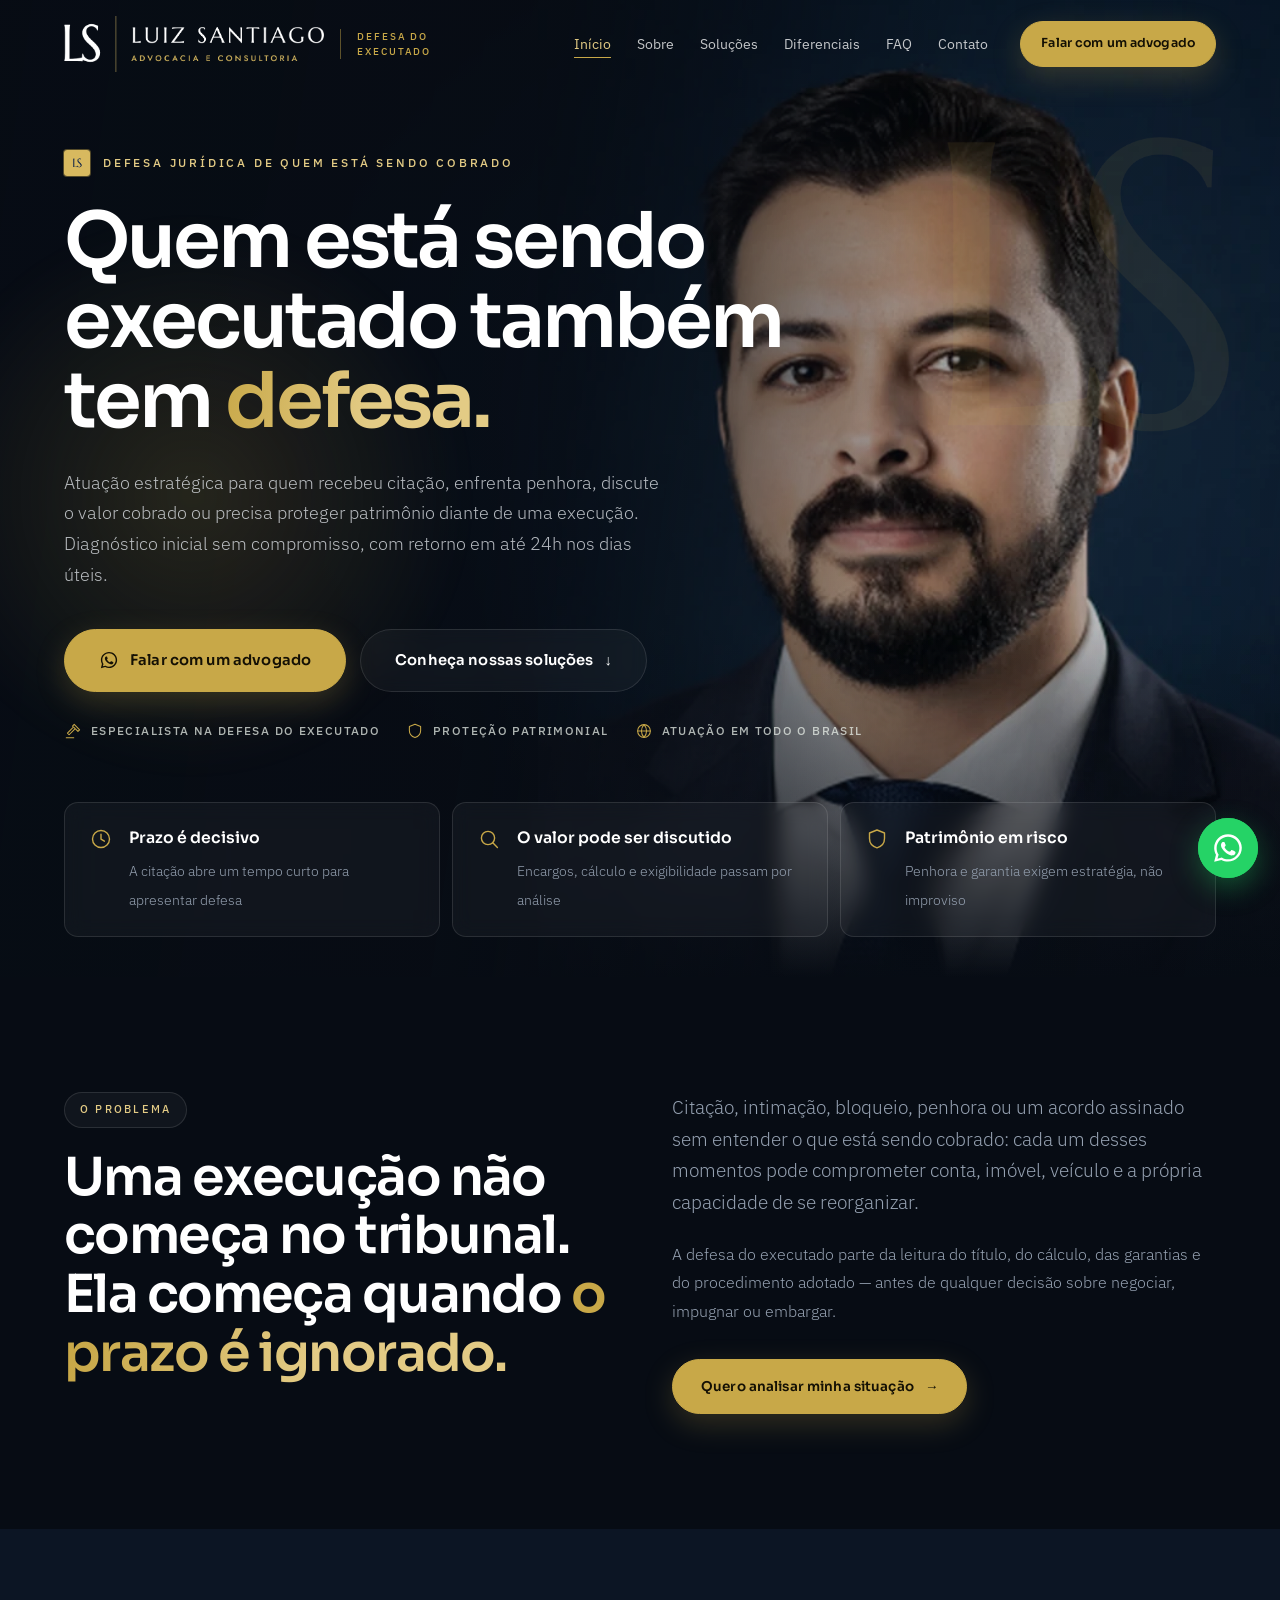
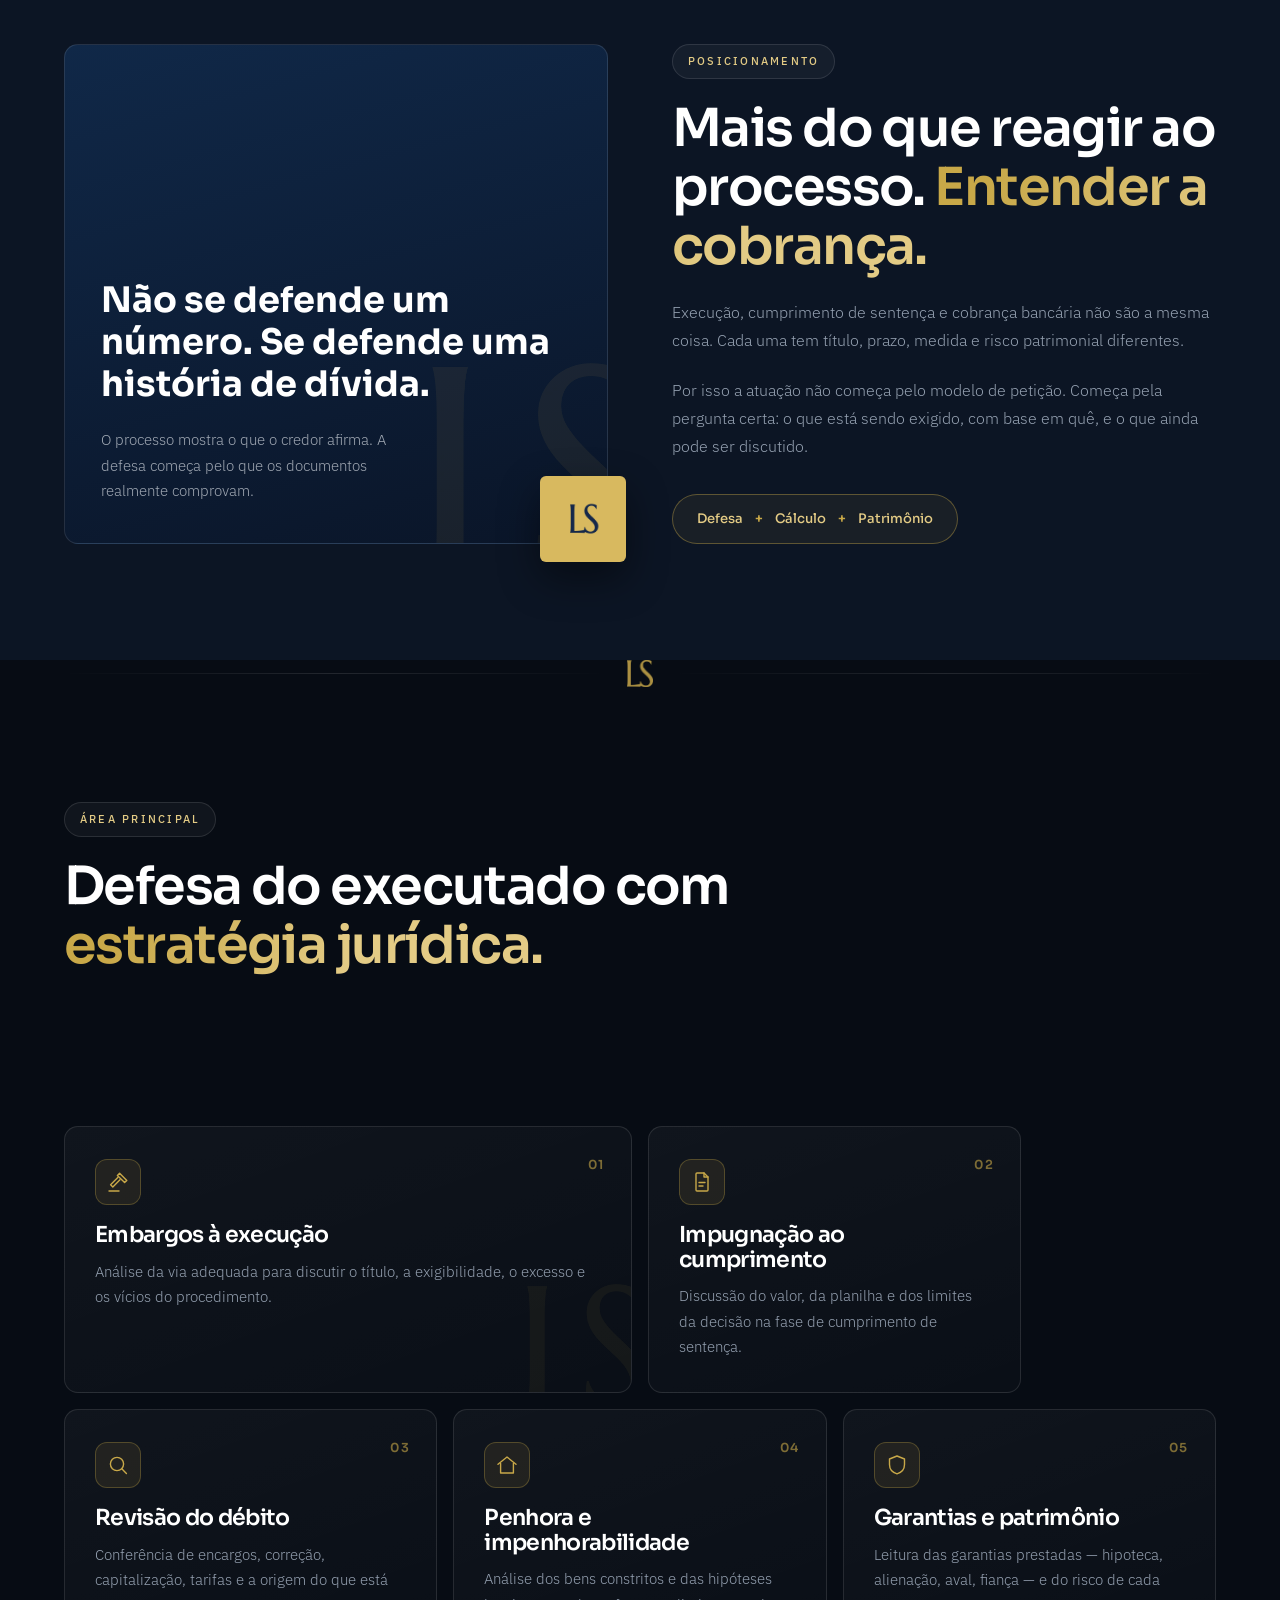
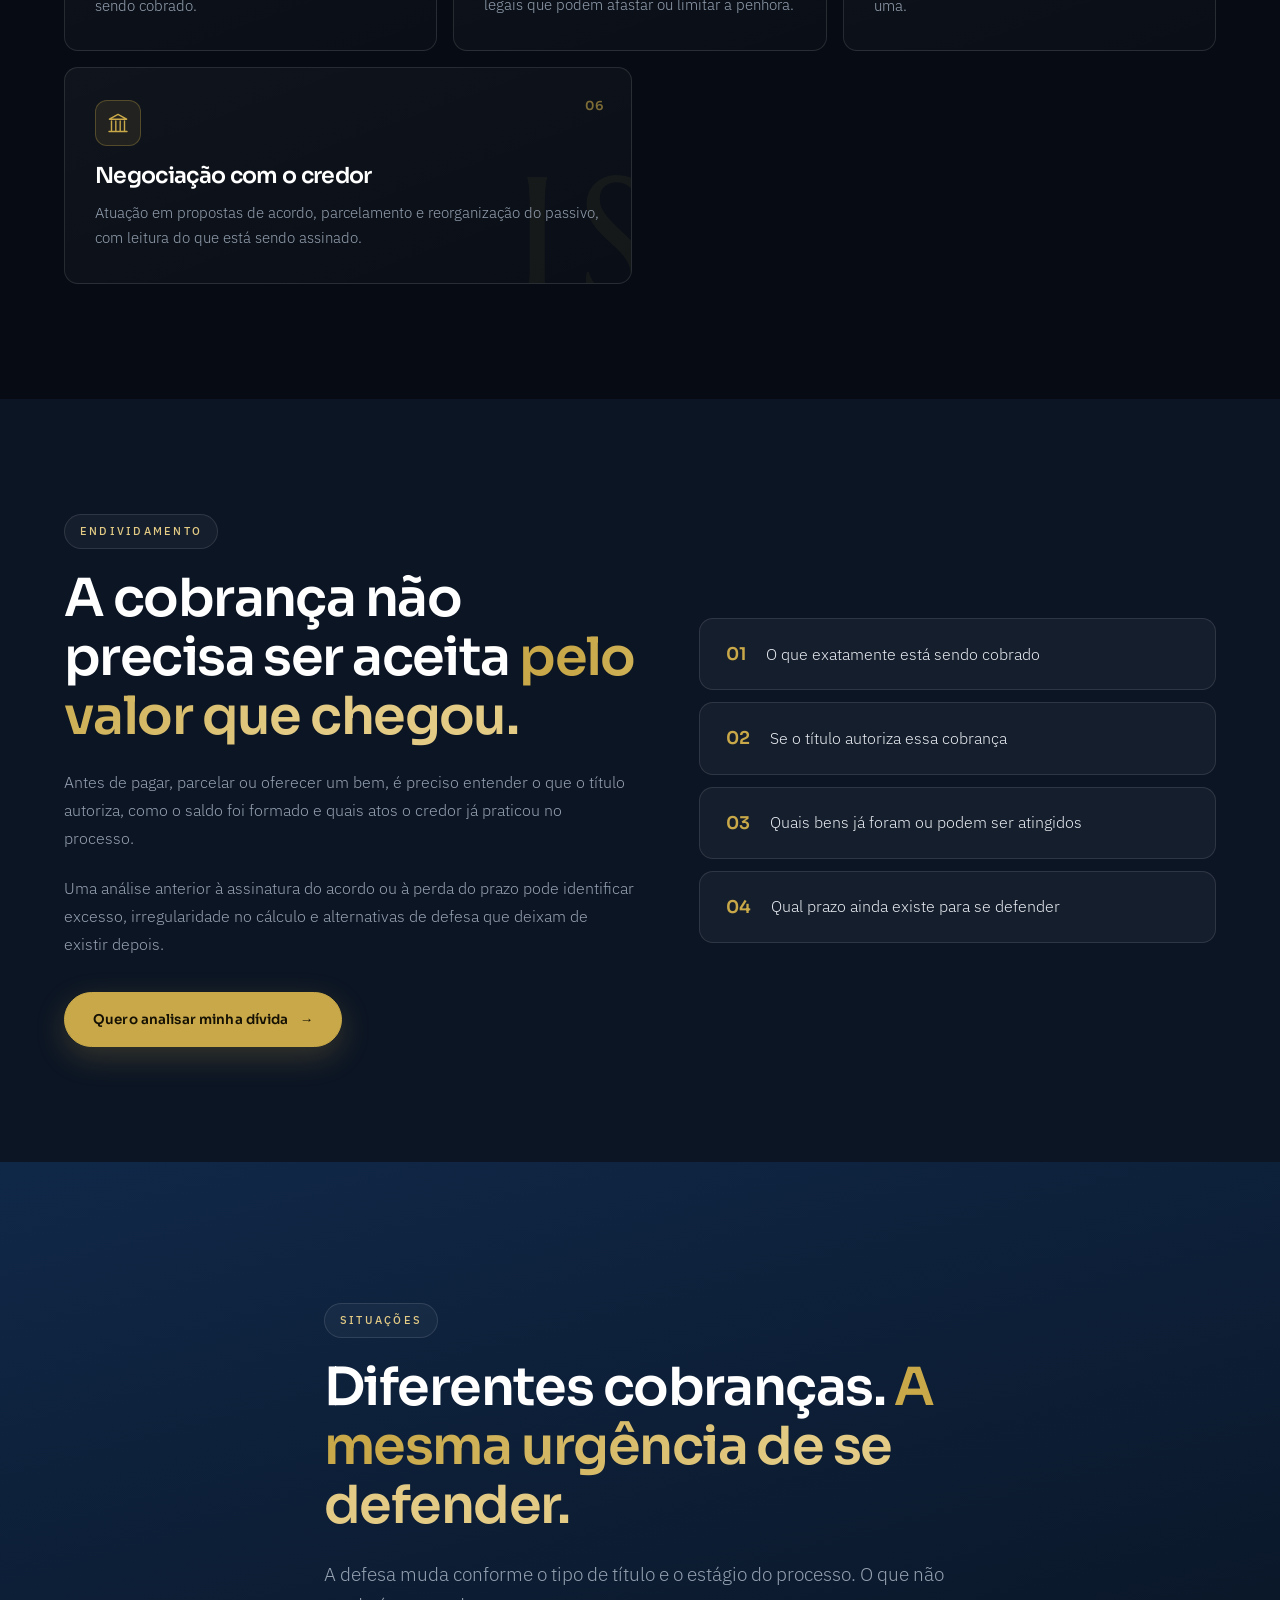
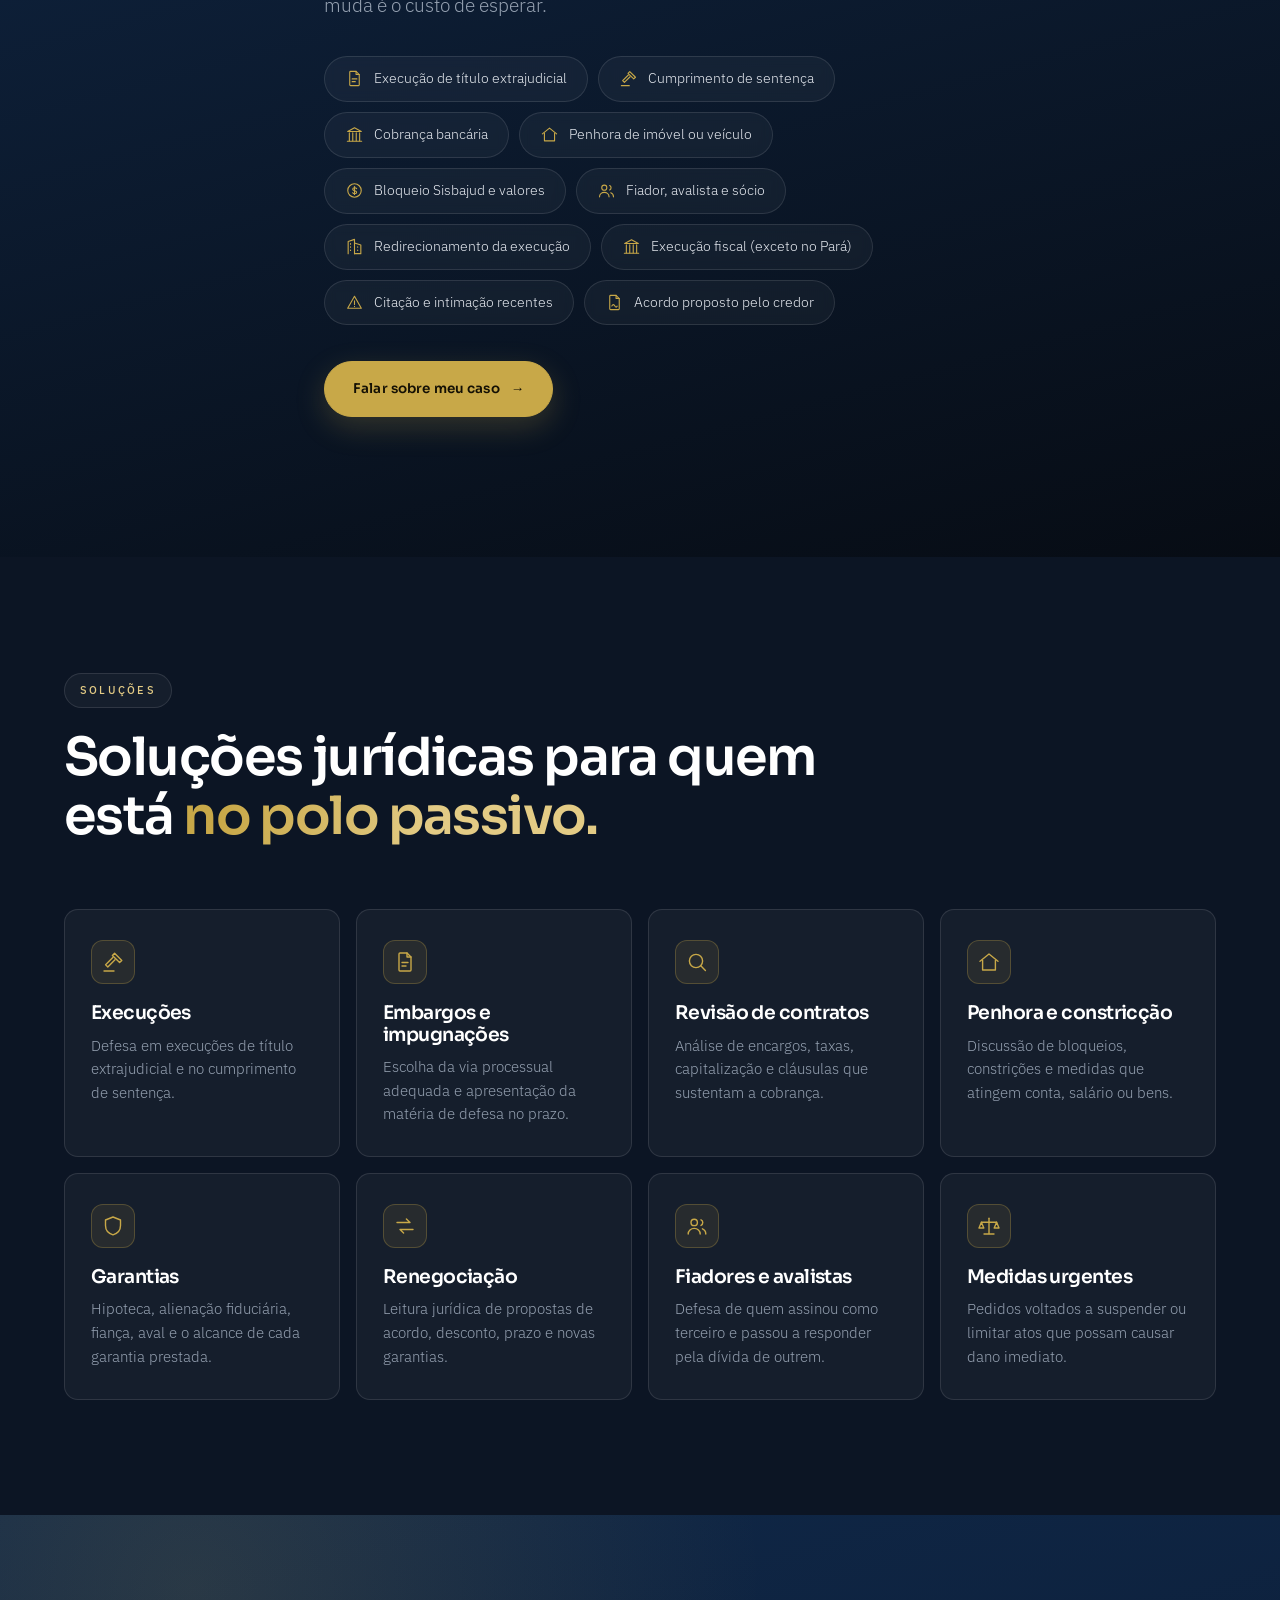
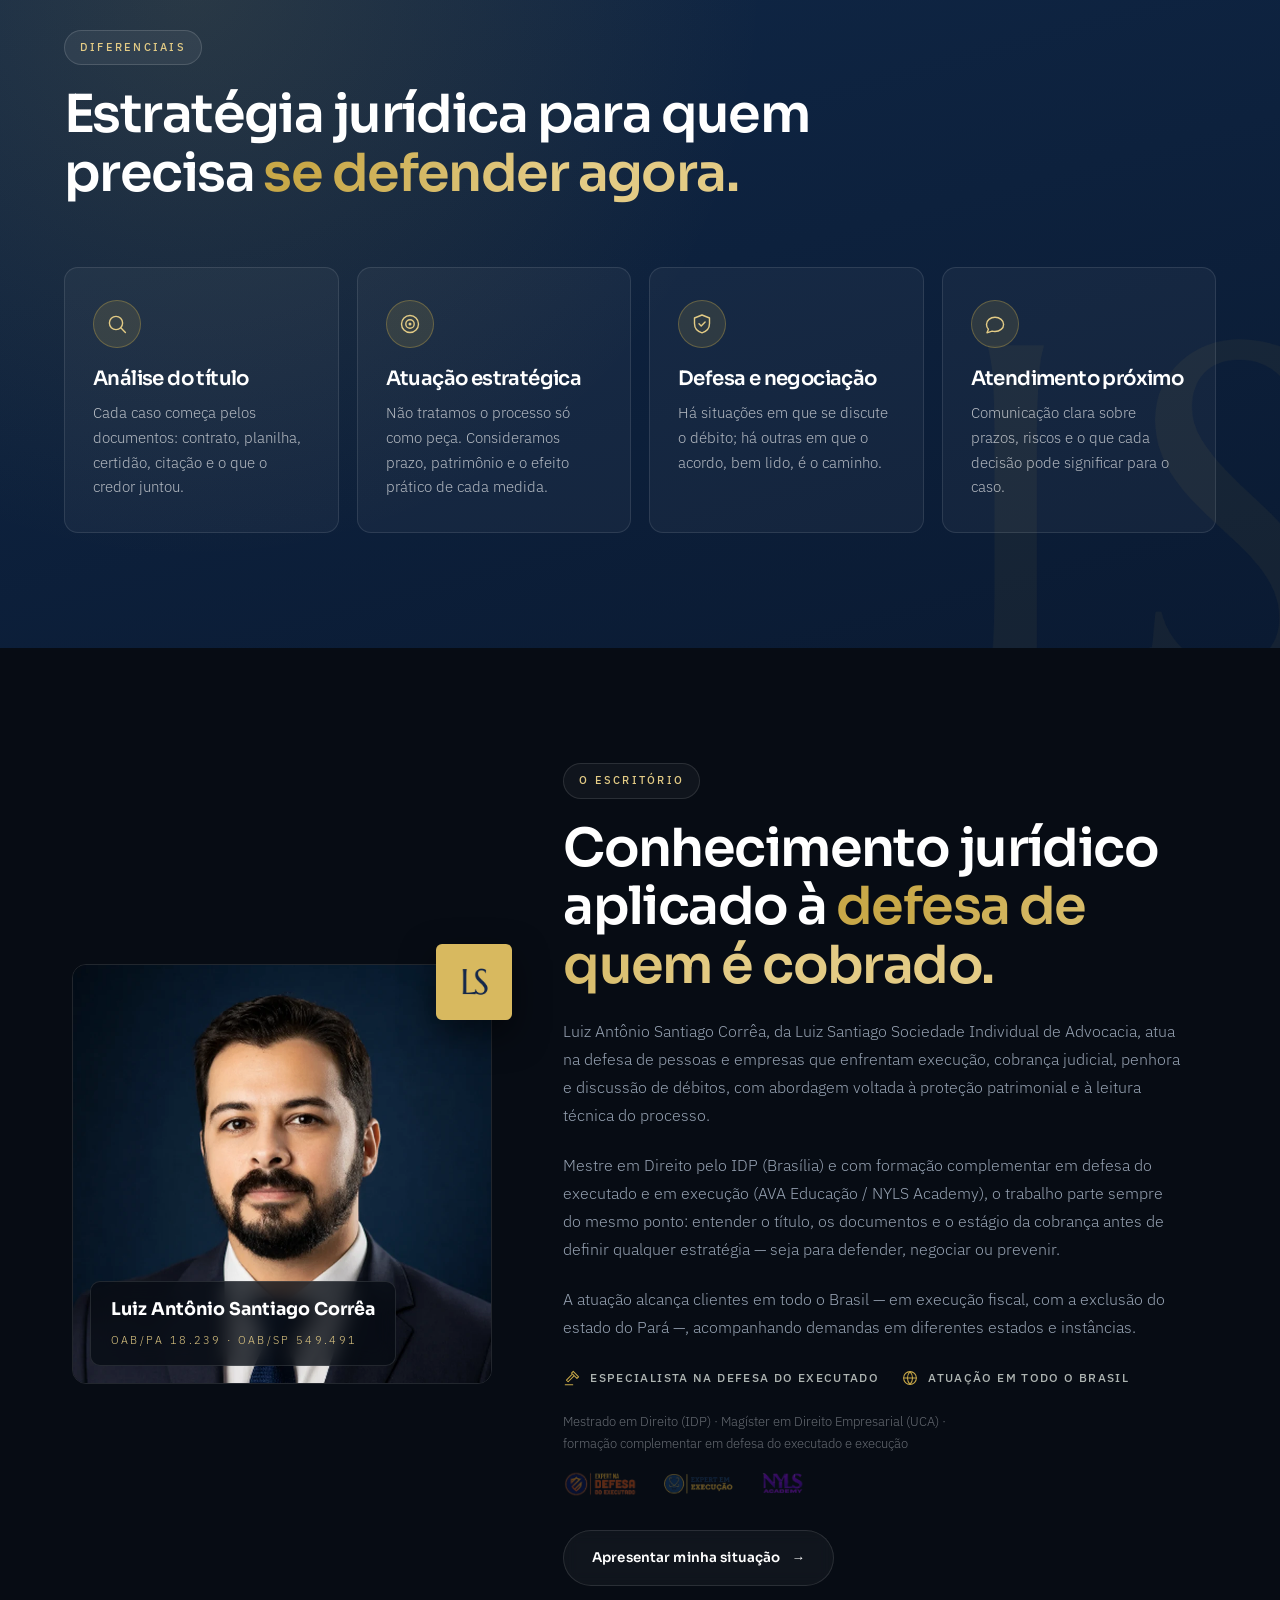
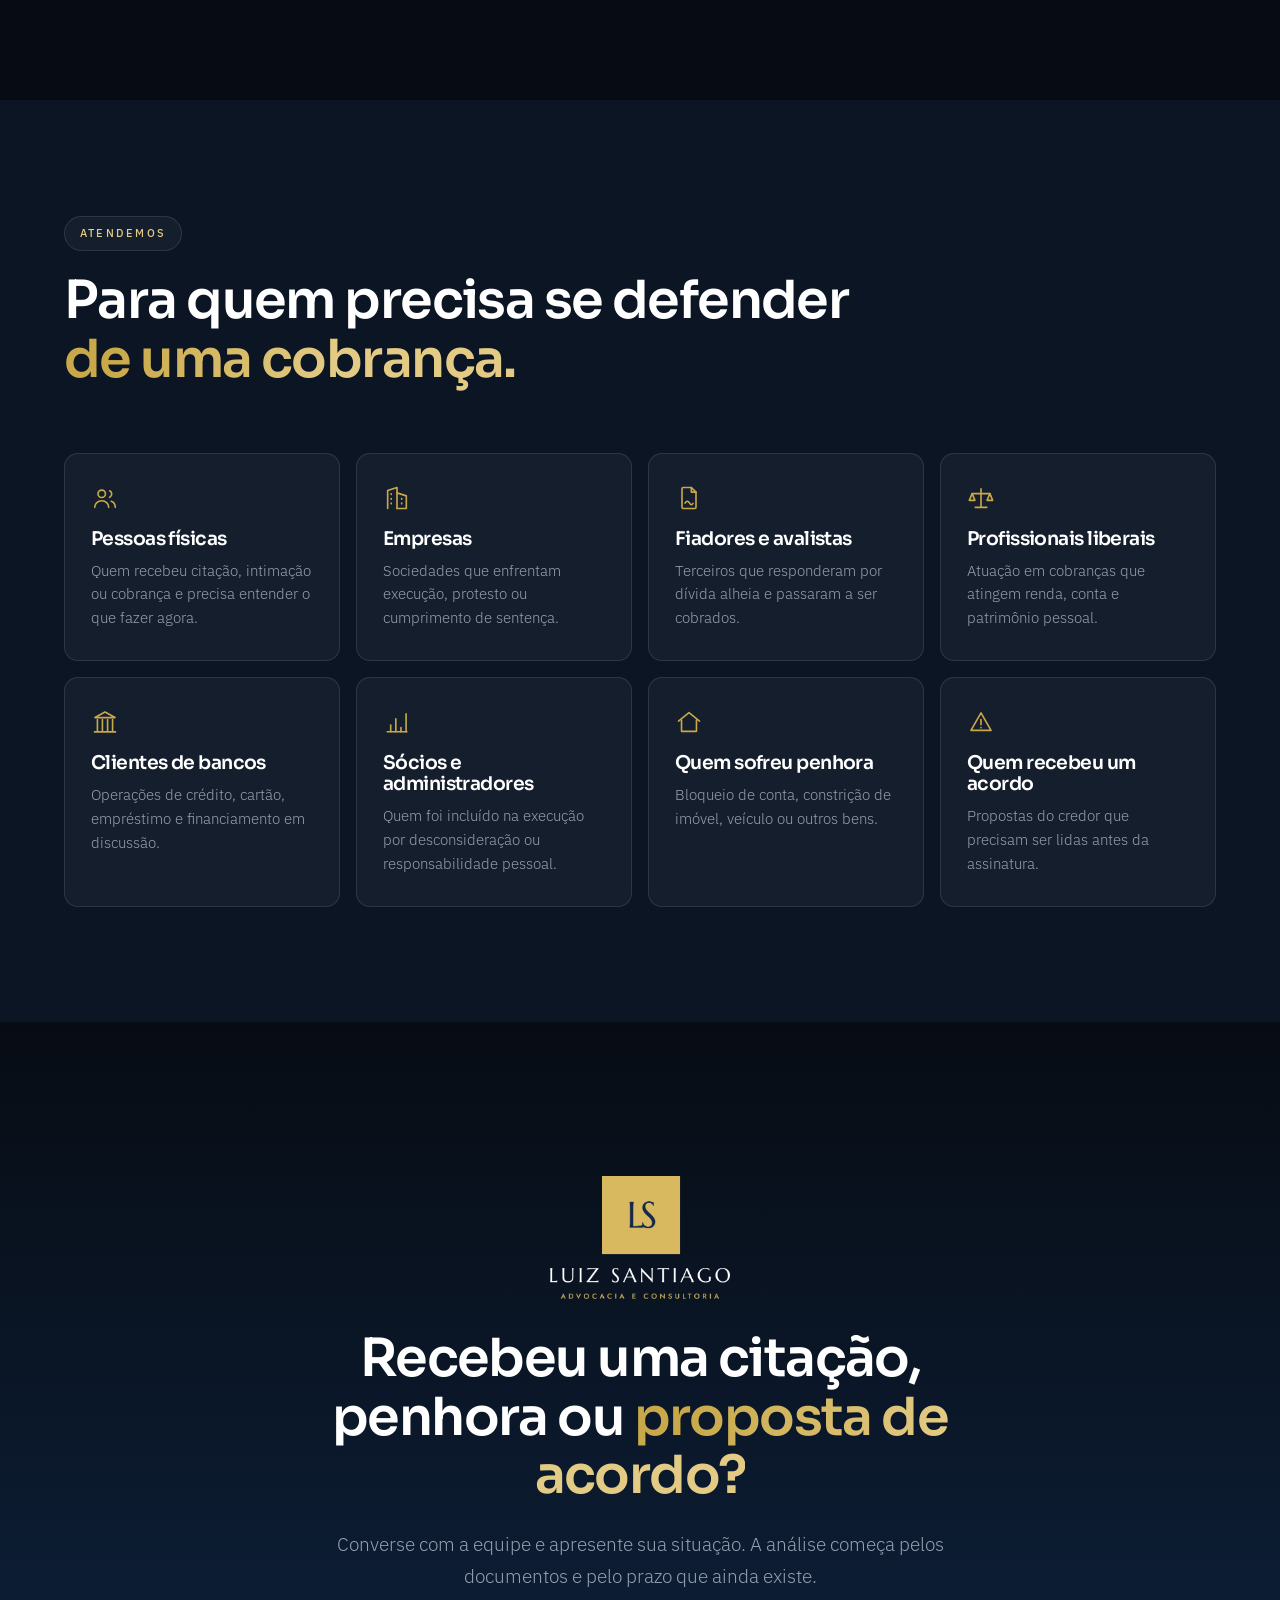
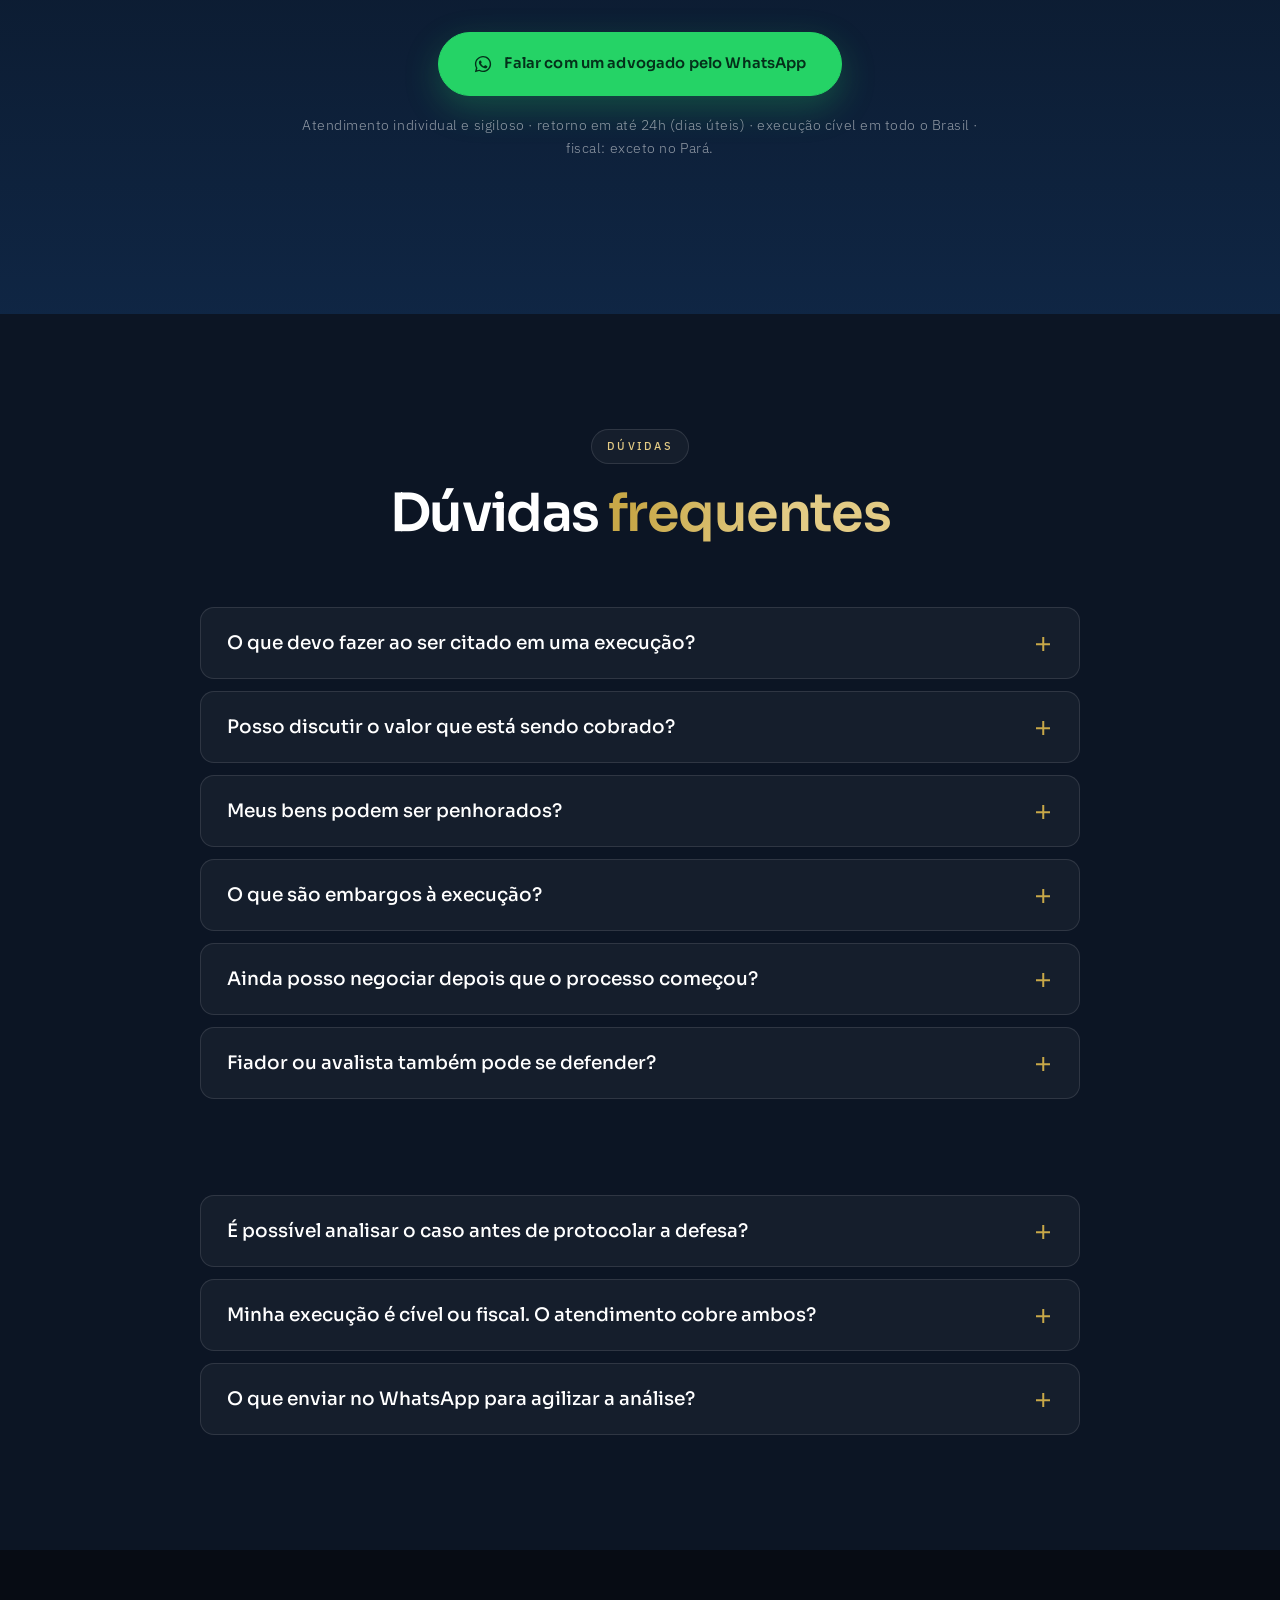
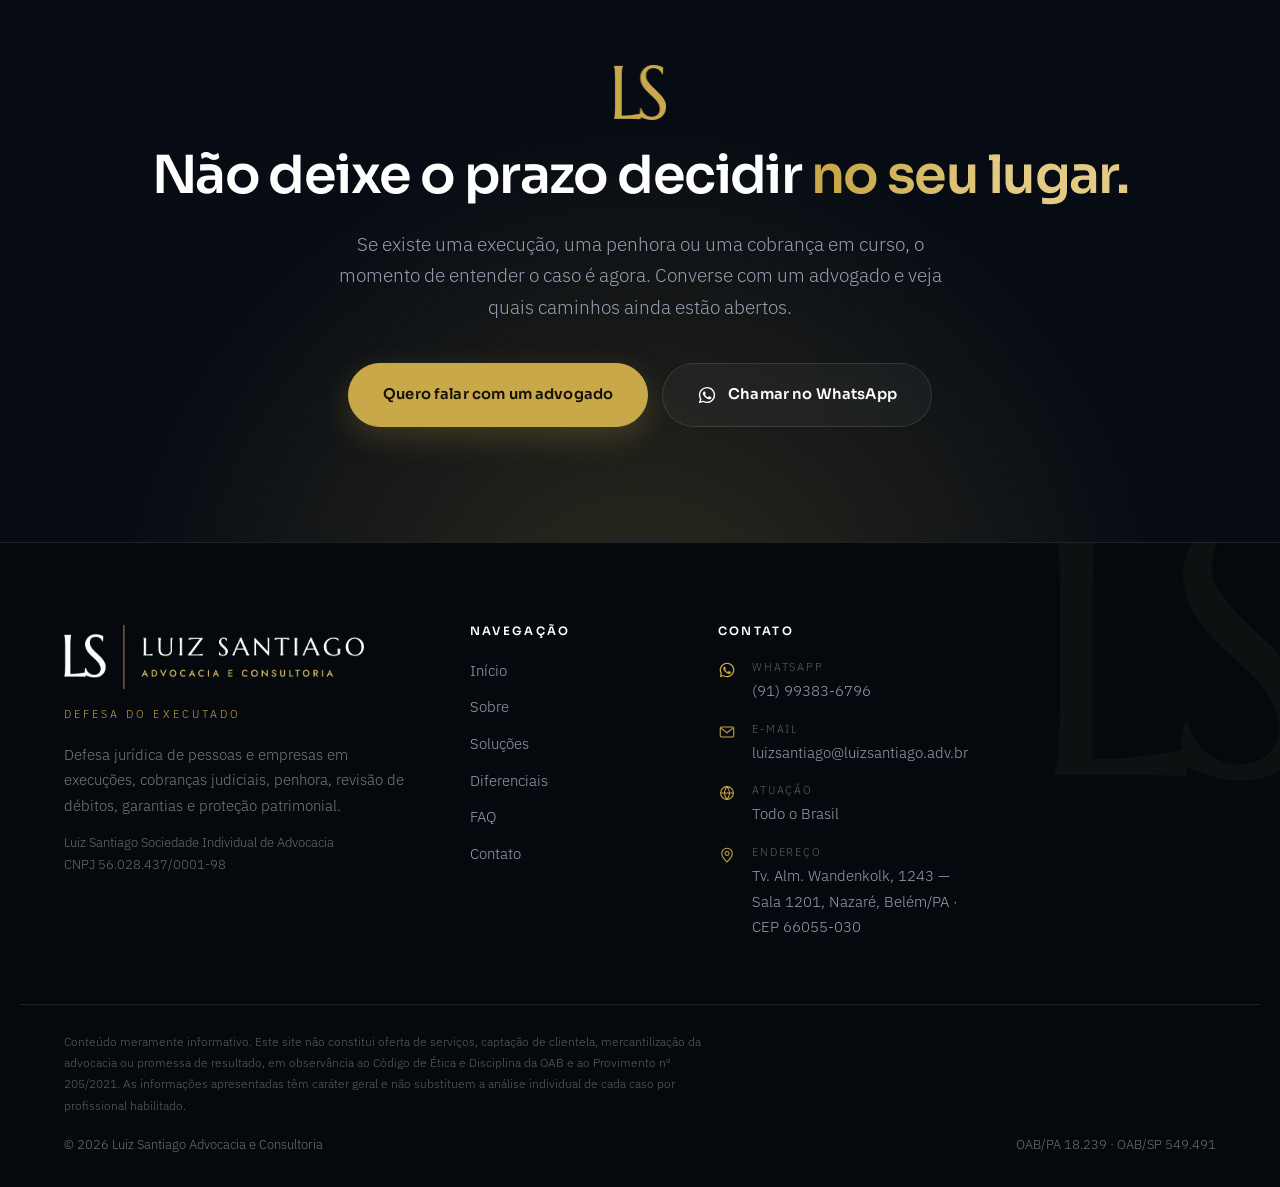
<file: index.html>
<!DOCTYPE html>
<html lang="pt-BR">
<head>
<meta charset="UTF-8">
<meta name="viewport" content="width=device-width, initial-scale=1">
<title>Defesa do Executado | Luiz Santiago Advocacia e Consultoria</title>
<meta name="description" content="Defesa jurídica de quem está sendo cobrado judicialmente: execuções, embargos, penhora, Sisbajud, revisão de débitos e proteção patrimonial. Diagnóstico inicial em até 24h (dias úteis). Atuação em todo o Brasil.">
<meta name="author" content="Luiz Antônio Santiago Corrêa — Luiz Santiago Advocacia e Consultoria">
<meta name="theme-color" content="#070C14">
<link rel="canonical" href="https://www.luizsantiagolaw.com.br/">

<meta property="og:type" content="website">
<meta property="og:locale" content="pt_BR">
<meta property="og:site_name" content="Luiz Santiago Advocacia e Consultoria">
<meta property="og:url" content="https://www.luizsantiagolaw.com.br/">
<meta property="og:title" content="Quem está sendo executado também tem defesa | Luiz Santiago Advocacia">
<meta property="og:description" content="Atuação jurídica estratégica para quem enfrenta execução, cobrança judicial, penhora ou dívida em discussão. Diagnóstico inicial em até 24h. Atendimento em todo o Brasil.">
<meta property="og:image" content="https://www.luizsantiagolaw.com.br/assets/og/og-cover.jpg">
<meta property="og:image:type" content="image/jpeg">
<meta property="og:image:width" content="1200">
<meta property="og:image:height" content="630">
<meta property="og:image:alt" content="Luiz Antônio Santiago Corrêa — Luiz Santiago Advocacia, defesa jurídica do executado.">
<link rel="image_src" href="https://www.luizsantiagolaw.com.br/assets/og/og-cover.jpg">

<meta name="twitter:card" content="summary_large_image">
<meta name="twitter:title" content="Quem está sendo executado também tem defesa | Luiz Santiago Advocacia">
<meta name="twitter:description" content="Atuação jurídica estratégica para quem enfrenta execução, cobrança judicial, penhora ou dívida em discussão.">
<meta name="twitter:image" content="https://www.luizsantiagolaw.com.br/assets/og/og-cover.jpg">
<meta name="twitter:image:alt" content="Luiz Antônio Santiago Corrêa — Luiz Santiago Advocacia, defesa jurídica do executado.">

<link rel="icon" href="assets/favicon/favicon.ico?v=2" sizes="any">
<link rel="icon" type="image/png" sizes="32x32" href="assets/favicon/favicon-32.png?v=2">
<link rel="icon" type="image/png" sizes="48x48" href="assets/favicon/favicon-48.png?v=2">
<link rel="icon" type="image/png" sizes="192x192" href="assets/favicon/favicon-192.png?v=2">
<link rel="icon" type="image/png" sizes="512x512" href="assets/favicon/favicon-512.png?v=2">
<link rel="apple-touch-icon" href="assets/favicon/apple-touch-icon.png?v=2">

<link rel="preconnect" href="https://fonts.googleapis.com">
<link rel="preconnect" href="https://fonts.gstatic.com" crossorigin>
<link href="https://fonts.googleapis.com/css2?family=Sora:wght@300;400;500;600;700&family=IBM+Plex+Sans:wght@300;400;500;600&display=swap" rel="stylesheet">
<link rel="preload" as="image" href="assets/img/luiz-santiago-800.webp" fetchpriority="high">
<link rel="stylesheet" href="assets/css/styles.css">
</head>
<body>

<a class="skip-link" href="#conteudo">Ir para o conteúdo</a>

<svg class="sprite" aria-hidden="true" focusable="false">
  <symbol id="i-doc" viewBox="0 0 24 24"><path d="M14 3H7a1 1 0 0 0-1 1v16a1 1 0 0 0 1 1h10a1 1 0 0 0 1-1V7z"/><path d="M14 3v4h4"/><path d="M9 12.5h6M9 16h4"/></symbol>
  <symbol id="i-swap" viewBox="0 0 24 24"><path d="M4 8.5h13l-3.6-3.6"/><path d="M20 15.5H7l3.6 3.6"/></symbol>
  <symbol id="i-clock" viewBox="0 0 24 24"><circle cx="12" cy="12" r="8.5"/><path d="M12 7.2v5l3.4 2"/></symbol>
  <symbol id="i-shield" viewBox="0 0 24 24"><path d="M12 3l7.5 3v5.4c0 4.2-3 8-7.5 9.4-4.5-1.4-7.5-5.2-7.5-9.4V6z"/></symbol>
  <symbol id="i-shield-check" viewBox="0 0 24 24"><path d="M12 3l7.5 3v5.4c0 4.2-3 8-7.5 9.4-4.5-1.4-7.5-5.2-7.5-9.4V6z"/><path d="m9 11.8 2.2 2.2 3.9-4.1"/></symbol>
  <symbol id="i-barn" viewBox="0 0 24 24"><path d="M3 10.5 12 4l9 6.5"/><path d="M5.5 10v10h13V10"/><path d="M9.5 20v-5.5h5V20"/></symbol>
  <symbol id="i-bank" viewBox="0 0 24 24"><path d="M3 20.5h18"/><path d="M5.5 20V10M9.8 20V10M14.2 20V10M18.5 20V10"/><path d="M12 3.4 3.4 8.2h17.2z"/></symbol>
  <symbol id="i-coin" viewBox="0 0 24 24"><circle cx="12" cy="12" r="8.5"/><path d="M12 7v10"/><path d="M14.7 9.6c-.5-.7-1.5-1.1-2.5-1.1-1.4 0-2.5.8-2.5 1.9s1.1 1.6 2.5 1.9 2.5.8 2.5 1.9-1.1 1.9-2.5 1.9c-1.1 0-2-.4-2.5-1.2"/></symbol>
  <symbol id="i-gavel" viewBox="0 0 24 24"><path d="m13.6 3.2 7.2 7.2-2.2 2.2-7.2-7.2z"/><path d="m11.8 7.6-7.2 7.2 2.2 2.2 7.2-7.2"/><path d="M3 21h10"/></symbol>
  <symbol id="i-contract" viewBox="0 0 24 24"><path d="M14 3H7a1 1 0 0 0-1 1v16a1 1 0 0 0 1 1h10a1 1 0 0 0 1-1V7z"/><path d="M14 3v4h4"/><path d="M8.6 16.4c1.3-2.2 2.6-2.2 3.9 0 1.3 2.2 2.1 1.5 2.9.2"/></symbol>
  <symbol id="i-scale" viewBox="0 0 24 24"><path d="M12 4.2v15.4"/><path d="M7 20h10"/><path d="M4.4 8.2h15.2"/><path d="M4.4 8.2 2 14h4.8zM19.6 8.2 17.2 14H22z"/></symbol>
  <symbol id="i-building" viewBox="0 0 24 24"><path d="M4 21V5.6L12 3v18"/><path d="M12 21h8V10.2L12 7.6"/><path d="M7 8.4v.6M7 12.4v.6M7 16.4v.6M16 12.4v.6M16 16.4v.6"/></symbol>
  <symbol id="i-users" viewBox="0 0 24 24"><circle cx="9.2" cy="8.4" r="3.2"/><path d="M3.2 20c0-3.3 2.7-5.6 6-5.6s6 2.3 6 5.6"/><path d="M16 5.8a3.1 3.1 0 0 1 0 5.6"/><path d="M17.4 14.8c2 .8 3.4 2.6 3.4 5.2"/></symbol>
  <symbol id="i-globe" viewBox="0 0 24 24"><circle cx="12" cy="12" r="8.5"/><path d="M3.6 12h16.8"/><path d="M12 3.5c2.2 2.3 3.4 5.3 3.4 8.5s-1.2 6.2-3.4 8.5c-2.2-2.3-3.4-5.3-3.4-8.5s1.2-6.2 3.4-8.5z"/></symbol>
  <symbol id="i-chart" viewBox="0 0 24 24"><path d="M3.6 20.4h16.8"/><path d="M6.6 20.4v-5.8M11 20.4V9.2M15.4 20.4v-3.6M19.8 20.4V5"/></symbol>
  <symbol id="i-search" viewBox="0 0 24 24"><circle cx="11" cy="11" r="6.6"/><path d="m15.8 15.8 4.6 4.6"/></symbol>
  <symbol id="i-target" viewBox="0 0 24 24"><circle cx="12" cy="12" r="8.5"/><circle cx="12" cy="12" r="4.2"/><circle cx="12" cy="12" r=".8"/></symbol>
  <symbol id="i-chat" viewBox="0 0 24 24"><path d="M20.6 12.4c0 3.9-3.8 7.1-8.6 7.1-1 0-2-.1-2.9-.4L4 20.8l1.4-3.6c-1.2-1.3-1.9-2.9-1.9-4.8 0-3.9 3.8-7.1 8.5-7.1s8.6 3.2 8.6 7.1z"/></symbol>
  <symbol id="i-mail" viewBox="0 0 24 24"><rect x="3" y="5.4" width="18" height="13.2" rx="1.6"/><path d="m3.6 6.6 8.4 6.4 8.4-6.4"/></symbol>
  <symbol id="i-pin" viewBox="0 0 24 24"><path d="M12 21.2s7-6.4 7-11.2a7 7 0 1 0-14 0c0 4.8 7 11.2 7 11.2z"/><circle cx="12" cy="10" r="2.6"/></symbol>
  <symbol id="i-instagram" viewBox="0 0 24 24"><rect x="3.4" y="3.4" width="17.2" height="17.2" rx="5"/><circle cx="12" cy="12" r="4"/><path d="M17 7v.1"/></symbol>
  <symbol id="i-linkedin" viewBox="0 0 24 24"><rect x="3.4" y="3.4" width="17.2" height="17.2" rx="3.2"/><path d="M8 10.6V17M8 7.4v.2"/><path d="M12.2 17v-3.6c0-1.5 1-2.7 2.5-2.7s2.4 1.2 2.4 2.7V17"/></symbol>
  <symbol id="i-home" viewBox="0 0 24 24"><path d="M3 11.2 12 4l9 7.2"/><path d="M5.6 10.4V20h12.8v-9.6"/></symbol>
  <symbol id="i-alert" viewBox="0 0 24 24"><path d="M12 4.2 3.4 19.2h17.2z"/><path d="M12 10v4.4M12 16.8v.2"/></symbol>
  <symbol id="i-whats" viewBox="0 0 32 32"><path fill="currentColor" stroke="none" d="M16 3C8.8 3 3 8.8 3 16c0 2.3.6 4.5 1.7 6.4L3 29l6.8-1.8c1.9 1 4 1.6 6.2 1.6 7.2 0 13-5.8 13-13S23.2 3 16 3zm0 23.7c-2 0-3.9-.5-5.5-1.5l-.4-.2-4 1.1 1.1-3.9-.3-.4c-1.1-1.7-1.6-3.7-1.6-5.8C5.3 10.1 10.1 5.3 16 5.3S26.7 10.1 26.7 16 21.9 26.7 16 26.7zm5.9-7.8c-.3-.2-1.9-.9-2.2-1s-.5-.2-.7.2-.8 1-1 1.2-.4.2-.7.1c-.3-.2-1.4-.5-2.6-1.6-1-.9-1.6-2-1.8-2.3s0-.5.1-.7l.5-.6c.2-.2.2-.3.3-.5s0-.4 0-.6c-.1-.2-.7-1.7-1-2.3-.3-.6-.5-.5-.7-.5h-.6c-.2 0-.6.1-.9.4-.3.3-1.2 1.2-1.2 2.8s1.2 3.3 1.4 3.5c.2.2 2.4 3.7 5.8 5.1.8.3 1.4.6 1.9.7.8.3 1.5.2 2.1.1.6-.1 1.9-.8 2.2-1.6s.3-1.4.2-1.6c-.1-.1-.3-.2-.6-.3z"/></symbol>
</svg>

<header class="header" id="header">
  <div class="header__inner">
    <a class="header__logo" href="#inicio" aria-label="Luiz Santiago Advocacia — início">
      <img src="assets/marca/logo-horizontal-branco.webp" alt="Luiz Santiago Advocacia e Consultoria" width="1530" height="328">
      <span class="header__slogan">Defesa do Executado</span>
    </a>

    <nav class="nav" id="nav" aria-label="Navegação principal">
      <img class="nav__mark" src="assets/marca/logo-vertical-branco.webp" alt="" width="1084" height="742" aria-hidden="true">
      <ul class="nav__list">
        <li><a href="#inicio">Início</a></li>
        <li><a href="#sobre">Sobre</a></li>
        <li><a href="#solucoes">Soluções</a></li>
        <li><a href="#diferenciais">Diferenciais</a></li>
        <li><a href="#faq">FAQ</a></li>
        <li><a href="#contato">Contato</a></li>
      </ul>
      <a class="btn btn--gold btn--sm nav__cta js-whatsapp" href="#contato">Falar com um advogado</a>
    </nav>

    <button class="burger" id="burger" aria-label="Abrir menu" aria-expanded="false" aria-controls="nav">
      <span></span><span></span><span></span>
    </button>
  </div>
</header>

<main id="conteudo">

<section class="hero hero--navy" id="inicio">
  <div class="hero__media">
    <img src="assets/img/luiz-santiago-800.webp" alt="Luiz Antônio Santiago Corrêa, advogado responsável pela defesa do executado" fetchpriority="high" width="800" height="800">
  </div>
  <div class="hero__scrim"></div>
  <div class="hero__glow"></div>
  <img class="hero__watermark" src="assets/marca/monograma-ouro.webp" alt="" width="418" height="438" aria-hidden="true">

  <div class="container hero__inner">
    <p class="eyebrow reveal">
      <img src="assets/marca/simbolo-ouro.webp" alt="" width="800" height="800" aria-hidden="true">
      Defesa jurídica de quem está sendo cobrado
    </p>
    <h1 class="hero__title reveal">Quem está sendo<br>executado também<br>tem <span>defesa.</span></h1>
    <p class="hero__sub reveal">
      Atuação estratégica para quem recebeu citação, enfrenta penhora, discute o valor cobrado
      ou precisa proteger patrimônio diante de uma execução. Diagnóstico inicial sem compromisso,
      com retorno em até 24h nos dias úteis.
    </p>
    <div class="hero__actions reveal">
      <a class="btn btn--gold btn--lg js-whatsapp" href="#contato">
        <svg class="ico" aria-hidden="true"><use href="#i-whats"/></svg>
        Falar com um advogado
      </a>
      <a class="btn btn--glass btn--lg" href="#solucoes">Conheça nossas soluções <span aria-hidden="true">↓</span></a>
    </div>
    <ul class="selos hero__selos reveal">
      <li>
        <svg class="ico" aria-hidden="true"><use href="#i-gavel"/></svg>
        Especialista na defesa do executado
      </li>
      <li>
        <svg class="ico" aria-hidden="true"><use href="#i-shield"/></svg>
        Proteção patrimonial
      </li>
      <li>
        <svg class="ico" aria-hidden="true"><use href="#i-globe"/></svg>
        Atuação em todo o Brasil
      </li>
    </ul>
  </div>

  <ul class="hero__bar">
    <li>
      <svg class="ico" aria-hidden="true"><use href="#i-clock"/></svg>
      <strong>Prazo é decisivo</strong>
      <span>A citação abre um tempo curto para apresentar defesa</span>
    </li>
    <li>
      <svg class="ico" aria-hidden="true"><use href="#i-search"/></svg>
      <strong>O valor pode ser discutido</strong>
      <span>Encargos, cálculo e exigibilidade passam por análise</span>
    </li>
    <li>
      <svg class="ico" aria-hidden="true"><use href="#i-shield"/></svg>
      <strong>Patrimônio em risco</strong>
      <span>Penhora e garantia exigem estratégia, não improviso</span>
    </li>
  </ul>
</section>

<section class="section section--pain" id="dor">
  <div class="container pain">
    <div class="pain__left">
      <span class="tagline reveal">O problema</span>
      <h2 class="h2 reveal">Uma execução não começa no tribunal. Ela começa quando <span>o prazo é ignorado.</span></h2>
    </div>
    <div class="pain__right">
      <p class="lead reveal">
        Citação, intimação, bloqueio, penhora ou um acordo assinado sem entender o que está sendo cobrado:
        cada um desses momentos pode comprometer conta, imóvel, veículo e a própria capacidade de se reorganizar.
      </p>
      <p class="body reveal">
        A defesa do executado parte da leitura do título, do cálculo, das garantias e do procedimento adotado —
        antes de qualquer decisão sobre negociar, impugnar ou embargar.
      </p>
      <a class="btn btn--gold reveal js-whatsapp" href="#contato">Quero analisar minha situação <span aria-hidden="true">→</span></a>
    </div>
  </div>
</section>

<section class="section section--posic" id="posicionamento">
  <div class="container posic">
    <div class="posic__fig reveal">
      <div class="posic__painel">
        <strong>Não se defende um número. Se defende uma história de dívida.</strong>
        <span>O processo mostra o que o credor afirma. A defesa começa pelo que os documentos realmente comprovam.</span>
      </div>
      <img class="posic__selo" src="assets/marca/simbolo-ouro.webp" alt="" width="800" height="800" aria-hidden="true">
    </div>
    <div class="posic__text">
      <span class="tagline reveal">Posicionamento</span>
      <h2 class="h2 reveal">Mais do que reagir ao processo. <span>Entender a cobrança.</span></h2>
      <p class="body reveal">
        Execução, cumprimento de sentença e cobrança bancária não são a mesma coisa.
        Cada uma tem título, prazo, medida e risco patrimonial diferentes.
      </p>
      <p class="body reveal">
        Por isso a atuação não começa pelo modelo de petição. Começa pela pergunta certa:
        o que está sendo exigido, com base em quê, e o que ainda pode ser discutido.
      </p>
      <p class="chip reveal">Defesa <b>+</b> Cálculo <b>+</b> Patrimônio</p>
    </div>
  </div>
</section>

<div class="brandline" aria-hidden="true">
  <span></span>
  <img src="assets/marca/monograma-ouro.webp" alt="" width="418" height="438">
  <span></span>
</div>

<section class="section section--credito" id="execucao">
  <div class="container">
    <header class="head">
      <span class="tagline reveal">Área principal</span>
      <h2 class="h2 reveal">Defesa do executado com <span>estratégia jurídica.</span></h2>
      <p class="lead reveal">
        Quem está no polo passivo precisa de mais do que uma contestação genérica.
        Precisa saber se o título é exigível, se o valor fecha e quais bens o credor pode alcançar.
      </p>
    </header>

    <div class="bento">
      <article class="glass glass--wide reveal">
        <img class="glass__mark" src="assets/marca/monograma-ouro.webp" alt="" width="418" height="438" aria-hidden="true">
        <span class="glass__ico"><svg class="ico" aria-hidden="true"><use href="#i-gavel"/></svg></span>
        <span class="glass__n">01</span>
        <h3>Embargos à execução</h3>
        <p>Análise da via adequada para discutir o título, a exigibilidade, o excesso e os vícios do procedimento.</p>
      </article>
      <article class="glass reveal">
        <span class="glass__ico"><svg class="ico" aria-hidden="true"><use href="#i-doc"/></svg></span>
        <span class="glass__n">02</span>
        <h3>Impugnação ao cumprimento</h3>
        <p>Discussão do valor, da planilha e dos limites da decisão na fase de cumprimento de sentença.</p>
      </article>
      <article class="glass reveal">
        <span class="glass__ico"><svg class="ico" aria-hidden="true"><use href="#i-search"/></svg></span>
        <span class="glass__n">03</span>
        <h3>Revisão do débito</h3>
        <p>Conferência de encargos, correção, capitalização, tarifas e a origem do que está sendo cobrado.</p>
      </article>
      <article class="glass reveal">
        <span class="glass__ico"><svg class="ico" aria-hidden="true"><use href="#i-home"/></svg></span>
        <span class="glass__n">04</span>
        <h3>Penhora e impenhorabilidade</h3>
        <p>Análise dos bens constritos e das hipóteses legais que podem afastar ou limitar a penhora.</p>
      </article>
      <article class="glass reveal">
        <span class="glass__ico"><svg class="ico" aria-hidden="true"><use href="#i-shield"/></svg></span>
        <span class="glass__n">05</span>
        <h3>Garantias e patrimônio</h3>
        <p>Leitura das garantias prestadas — hipoteca, alienação, aval, fiança — e do risco de cada uma.</p>
      </article>
      <article class="glass glass--wide reveal">
        <img class="glass__mark" src="assets/marca/monograma-ouro.webp" alt="" width="418" height="438" aria-hidden="true">
        <span class="glass__ico"><svg class="ico" aria-hidden="true"><use href="#i-bank"/></svg></span>
        <span class="glass__n">06</span>
        <h3>Negociação com o credor</h3>
        <p>Atuação em propostas de acordo, parcelamento e reorganização do passivo, com leitura do que está sendo assinado.</p>
      </article>
    </div>
  </div>
</section>

<section class="section section--divida" id="endividamento">
  <div class="container divida">
    <div>
      <span class="tagline reveal">Endividamento</span>
      <h2 class="h2 reveal">A cobrança não precisa ser aceita <span>pelo valor que chegou.</span></h2>
      <p class="body reveal">
        Antes de pagar, parcelar ou oferecer um bem, é preciso entender o que o título autoriza,
        como o saldo foi formado e quais atos o credor já praticou no processo.
      </p>
      <p class="body reveal">
        Uma análise anterior à assinatura do acordo ou à perda do prazo pode identificar excesso,
        irregularidade no cálculo e alternativas de defesa que deixam de existir depois.
      </p>
      <a class="btn btn--gold reveal js-whatsapp" href="#contato">Quero analisar minha dívida <span aria-hidden="true">→</span></a>
    </div>
    <ul class="steps reveal">
      <li><b>01</b><span>O que exatamente está sendo cobrado</span></li>
      <li><b>02</b><span>Se o título autoriza essa cobrança</span></li>
      <li><b>03</b><span>Quais bens já foram ou podem ser atingidos</span></li>
      <li><b>04</b><span>Qual prazo ainda existe para se defender</span></li>
    </ul>
  </div>
</section>

<section class="section section--pecuaria" id="caminhos">
  <div class="band__scrim" style="background:linear-gradient(165deg,#102848 0%,#070C14 100%);position:absolute;inset:0"></div>
  <div class="container band__inner">
    <span class="tagline reveal">Situações</span>
    <h2 class="h2 reveal">Diferentes cobranças. <span>A mesma urgência de se defender.</span></h2>
    <p class="lead reveal">
      A defesa muda conforme o tipo de título e o estágio do processo.
      O que não muda é o custo de esperar.
    </p>
    <ul class="tags reveal">
      <li><svg class="ico" aria-hidden="true"><use href="#i-doc"/></svg>Execução de título extrajudicial</li>
      <li><svg class="ico" aria-hidden="true"><use href="#i-gavel"/></svg>Cumprimento de sentença</li>
      <li><svg class="ico" aria-hidden="true"><use href="#i-bank"/></svg>Cobrança bancária</li>
      <li><svg class="ico" aria-hidden="true"><use href="#i-home"/></svg>Penhora de imóvel ou veículo</li>
      <li><svg class="ico" aria-hidden="true"><use href="#i-coin"/></svg>Bloqueio Sisbajud e valores</li>
      <li><svg class="ico" aria-hidden="true"><use href="#i-users"/></svg>Fiador, avalista e sócio</li>
      <li><svg class="ico" aria-hidden="true"><use href="#i-building"/></svg>Redirecionamento da execução</li>
      <li><svg class="ico" aria-hidden="true"><use href="#i-bank"/></svg>Execução fiscal (exceto no Pará)</li>
      <li><svg class="ico" aria-hidden="true"><use href="#i-alert"/></svg>Citação e intimação recentes</li>
      <li><svg class="ico" aria-hidden="true"><use href="#i-contract"/></svg>Acordo proposto pelo credor</li>
    </ul>
    <a class="btn btn--gold reveal js-whatsapp" href="#contato">Falar sobre meu caso <span aria-hidden="true">→</span></a>
  </div>
</section>

<section class="section section--solucoes" id="solucoes">
  <div class="container">
    <header class="head">
      <span class="tagline reveal">Soluções</span>
      <h2 class="h2 reveal">Soluções jurídicas para quem está <span>no polo passivo.</span></h2>
    </header>

    <div class="grid4">
      <article class="sol reveal">
        <span class="sol__ico"><svg class="ico" aria-hidden="true"><use href="#i-gavel"/></svg></span>
        <h3>Execuções</h3><p>Defesa em execuções de título extrajudicial e no cumprimento de sentença.</p>
      </article>
      <article class="sol reveal">
        <span class="sol__ico"><svg class="ico" aria-hidden="true"><use href="#i-doc"/></svg></span>
        <h3>Embargos e impugnações</h3><p>Escolha da via processual adequada e apresentação da matéria de defesa no prazo.</p>
      </article>
      <article class="sol reveal">
        <span class="sol__ico"><svg class="ico" aria-hidden="true"><use href="#i-search"/></svg></span>
        <h3>Revisão de contratos</h3><p>Análise de encargos, taxas, capitalização e cláusulas que sustentam a cobrança.</p>
      </article>
      <article class="sol reveal">
        <span class="sol__ico"><svg class="ico" aria-hidden="true"><use href="#i-home"/></svg></span>
        <h3>Penhora e constricção</h3><p>Discussão de bloqueios, constrições e medidas que atingem conta, salário ou bens.</p>
      </article>
      <article class="sol reveal">
        <span class="sol__ico"><svg class="ico" aria-hidden="true"><use href="#i-shield"/></svg></span>
        <h3>Garantias</h3><p>Hipoteca, alienação fiduciária, fiança, aval e o alcance de cada garantia prestada.</p>
      </article>
      <article class="sol reveal">
        <span class="sol__ico"><svg class="ico" aria-hidden="true"><use href="#i-swap"/></svg></span>
        <h3>Renegociação</h3><p>Leitura jurídica de propostas de acordo, desconto, prazo e novas garantias.</p>
      </article>
      <article class="sol reveal">
        <span class="sol__ico"><svg class="ico" aria-hidden="true"><use href="#i-users"/></svg></span>
        <h3>Fiadores e avalistas</h3><p>Defesa de quem assinou como terceiro e passou a responder pela dívida de outrem.</p>
      </article>
      <article class="sol reveal">
        <span class="sol__ico"><svg class="ico" aria-hidden="true"><use href="#i-scale"/></svg></span>
        <h3>Medidas urgentes</h3><p>Pedidos voltados a suspender ou limitar atos que possam causar dano imediato.</p>
      </article>
    </div>
  </div>
</section>

<section class="section section--green" id="diferenciais">
  <img class="green__watermark" src="assets/marca/monograma-ouro.webp" alt="" width="418" height="438" aria-hidden="true">
  <div class="container">
    <header class="head">
      <span class="tagline reveal">Diferenciais</span>
      <h2 class="h2 reveal">Estratégia jurídica para quem precisa <span>se defender agora.</span></h2>
    </header>

    <div class="dif__grid">
      <article class="dif reveal">
        <b><svg class="ico" aria-hidden="true"><use href="#i-search"/></svg></b>
        <h3>Análise do título</h3><p>Cada caso começa pelos documentos: contrato, planilha, certidão, citação e o que o credor juntou.</p>
      </article>
      <article class="dif reveal">
        <b><svg class="ico" aria-hidden="true"><use href="#i-target"/></svg></b>
        <h3>Atuação estratégica</h3><p>Não tratamos o processo só como peça. Consideramos prazo, patrimônio e o efeito prático de cada medida.</p>
      </article>
      <article class="dif reveal">
        <b><svg class="ico" aria-hidden="true"><use href="#i-shield-check"/></svg></b>
        <h3>Defesa e negociação</h3><p>Há situações em que se discute o débito; há outras em que o acordo, bem lido, é o caminho.</p>
      </article>
      <article class="dif reveal">
        <b><svg class="ico" aria-hidden="true"><use href="#i-chat"/></svg></b>
        <h3>Atendimento próximo</h3><p>Comunicação clara sobre prazos, riscos e o que cada decisão pode significar para o caso.</p>
      </article>
    </div>
  </div>
</section>

<section class="section section--sobre" id="sobre">
  <div class="container sobre">
    <figure class="sobre__fig reveal">
      <img src="assets/img/luiz-santiago-800.webp" alt="Luiz Antônio Santiago Corrêa, advogado responsável pelo escritório" loading="lazy" width="800" height="800">
      <img class="sobre__selo" src="assets/marca/simbolo-ouro.webp" alt="" width="800" height="800" aria-hidden="true">
      <figcaption><strong>Luiz Antônio Santiago Corrêa</strong><span data-contato="oab">Advogado</span></figcaption>
    </figure>
    <div class="sobre__text">
      <span class="tagline reveal">O escritório</span>
      <h2 class="h2 reveal">Conhecimento jurídico aplicado à <span>defesa de quem é cobrado.</span></h2>
      <p class="body reveal">
        Luiz Antônio Santiago Corrêa, da Luiz Santiago Sociedade Individual de Advocacia,
        atua na defesa de pessoas e empresas que enfrentam execução, cobrança judicial,
        penhora e discussão de débitos, com abordagem voltada à proteção patrimonial
        e à leitura técnica do processo.
      </p>
      <p class="body reveal">
        Mestre em Direito pelo IDP (Brasília) e com formação complementar em defesa do
        executado e em execução (AVA Educação / NYLS Academy), o trabalho parte sempre
        do mesmo ponto: entender o título, os documentos e o estágio da cobrança antes
        de definir qualquer estratégia — seja para defender, negociar ou prevenir.
      </p>
      <p class="body reveal">
        A atuação alcança clientes em todo o Brasil — em execução fiscal, com a exclusão
        do estado do Pará —, acompanhando demandas em diferentes estados e instâncias.
      </p>
      <ul class="selos sobre__selos reveal">
        <li>
          <svg class="ico" aria-hidden="true"><use href="#i-gavel"/></svg>
          Especialista na defesa do executado
        </li>
        <li>
          <svg class="ico" aria-hidden="true"><use href="#i-globe"/></svg>
          Atuação em todo o Brasil
        </li>
      </ul>
      <p class="sobre__cred reveal">
        Mestrado em Direito (IDP) · Magíster em Direito Empresarial (UCA) · formação complementar em defesa do executado e execução
      </p>
      <div class="sobre__inst reveal" aria-label="Formação complementar">
        <img src="assets/img/footer/defesa_do_executado-removebg-preview.png" alt="Expert na Defesa do Executado" width="160" height="38">
        <img src="assets/img/footer/expert-execucao-removebg-preview-1.png" alt="Expert em Execução" width="148" height="38">
        <img src="assets/img/footer/MYLS_academy-removebg-preview.png" alt="NYLS Academy" width="120" height="32">
      </div>
      <a class="btn btn--glass reveal js-whatsapp" href="#contato">Apresentar minha situação <span aria-hidden="true">→</span></a>
    </div>
  </div>
</section>

<section class="section section--segmentos" id="segmentos">
  <div class="container">
    <header class="head">
      <span class="tagline reveal">Atendemos</span>
      <h2 class="h2 reveal">Para quem precisa se defender <span>de uma cobrança.</span></h2>
    </header>

    <div class="grid4">
      <article class="seg reveal"><svg class="ico" aria-hidden="true"><use href="#i-users"/></svg><h3>Pessoas físicas</h3><p>Quem recebeu citação, intimação ou cobrança e precisa entender o que fazer agora.</p></article>
      <article class="seg reveal"><svg class="ico" aria-hidden="true"><use href="#i-building"/></svg><h3>Empresas</h3><p>Sociedades que enfrentam execução, protesto ou cumprimento de sentença.</p></article>
      <article class="seg reveal"><svg class="ico" aria-hidden="true"><use href="#i-contract"/></svg><h3>Fiadores e avalistas</h3><p>Terceiros que responderam por dívida alheia e passaram a ser cobrados.</p></article>
      <article class="seg reveal"><svg class="ico" aria-hidden="true"><use href="#i-scale"/></svg><h3>Profissionais liberais</h3><p>Atuação em cobranças que atingem renda, conta e patrimônio pessoal.</p></article>
      <article class="seg reveal"><svg class="ico" aria-hidden="true"><use href="#i-bank"/></svg><h3>Clientes de bancos</h3><p>Operações de crédito, cartão, empréstimo e financiamento em discussão.</p></article>
      <article class="seg reveal"><svg class="ico" aria-hidden="true"><use href="#i-chart"/></svg><h3>Sócios e administradores</h3><p>Quem foi incluído na execução por desconsideração ou responsabilidade pessoal.</p></article>
      <article class="seg reveal"><svg class="ico" aria-hidden="true"><use href="#i-home"/></svg><h3>Quem sofreu penhora</h3><p>Bloqueio de conta, constrição de imóvel, veículo ou outros bens.</p></article>
      <article class="seg reveal"><svg class="ico" aria-hidden="true"><use href="#i-alert"/></svg><h3>Quem recebeu um acordo</h3><p>Propostas do credor que precisam ser lidas antes da assinatura.</p></article>
    </div>
  </div>
</section>

<section class="section band band--cta" id="contato">
  <div class="band__scrim band__scrim--center" style="background:linear-gradient(180deg,rgba(7,12,20,.2),rgba(16,40,72,.92))"></div>
  <div class="container band__inner band__inner--center">
    <img class="band__logo reveal" src="assets/marca/logo-vertical-branco.webp" alt="Luiz Santiago Advocacia e Consultoria" width="1084" height="742" loading="lazy">
    <h2 class="h2 reveal">Recebeu uma citação, penhora ou <span>proposta de acordo?</span></h2>
    <p class="lead reveal">
      Converse com a equipe e apresente sua situação.
      A análise começa pelos documentos e pelo prazo que ainda existe.
    </p>
    <a class="btn btn--whats btn--lg reveal js-whatsapp" href="#contato">
      <svg class="ico" aria-hidden="true"><use href="#i-whats"/></svg>
      Falar com um advogado pelo WhatsApp
    </a>
    <p class="microcopy reveal">Atendimento individual e sigiloso · retorno em até 24h (dias úteis) · execução cível em todo o Brasil · fiscal: exceto no Pará.</p>
  </div>
</section>

<section class="section section--faq" id="faq">
  <div class="container">
    <header class="head center">
      <span class="tagline reveal">Dúvidas</span>
      <h2 class="h2 reveal">Dúvidas <span>frequentes</span></h2>
    </header>

    <div class="faq">
      <article class="faq__item reveal">
        <h3><button type="button" class="faq__q" aria-expanded="false" aria-controls="q1" id="q1b">O que devo fazer ao ser citado em uma execução?<span class="faq__ico" aria-hidden="true"></span></button></h3>
        <div class="faq__a" id="q1" role="region" aria-labelledby="q1b" hidden>
          <p>A citação abre um prazo. Perdido esse prazo, a possibilidade de discutir o título e o valor fica mais restrita. A orientação é não ignorar o documento, reunir o contrato, extratos, planilhas e comprovantes de pagamento e procurar orientação jurídica o quanto antes. Com os papéis em mãos é possível avaliar se cabem embargos, impugnação ou outra medida dentro do tempo ainda disponível.</p>
        </div>
      </article>

      <article class="faq__item reveal">
        <h3><button type="button" class="faq__q" aria-expanded="false" aria-controls="q2" id="q2b">Posso discutir o valor que está sendo cobrado?<span class="faq__ico" aria-hidden="true"></span></button></h3>
        <div class="faq__a" id="q2" role="region" aria-labelledby="q2b" hidden>
          <p>Em várias hipóteses, sim. A discussão depende do tipo de título, da fase do processo e do que os documentos demonstram: excesso de execução, encargos aplicados de forma indevida, erro de cálculo, cobrança de verba não prevista ou ausência de comprovação da origem do débito. Não existe resultado garantido. O ponto de partida é a conferência do contrato com a planilha apresentada pelo credor.</p>
        </div>
      </article>

      <article class="faq__item reveal">
        <h3><button type="button" class="faq__q" aria-expanded="false" aria-controls="q3" id="q3b">Meus bens podem ser penhorados?<span class="faq__ico" aria-hidden="true"></span></button></h3>
        <div class="faq__a" id="q3" role="region" aria-labelledby="q3b" hidden>
          <p>Havendo título que autorize a cobrança, o credor pode buscar a satisfação do crédito sobre o patrimônio do executado. Existem, porém, limites legais: regras de impenhorabilidade, ordem de preferência, bem de família em determinadas hipóteses e discussões sobre a regularidade do ato constritivo. A resposta depende do bem atingido, da garantia prestada e do procedimento adotado.</p>
        </div>
      </article>

      <article class="faq__item reveal">
        <h3><button type="button" class="faq__q" aria-expanded="false" aria-controls="q4" id="q4b">O que são embargos à execução?<span class="faq__ico" aria-hidden="true"></span></button></h3>
        <div class="faq__a" id="q4" role="region" aria-labelledby="q4b" hidden>
          <p>Embargos à execução são o instrumento típico de defesa do executado na execução de título extrajudicial. Por meio deles é possível discutir, entre outros pontos, a exigibilidade do título, o excesso, a nulidade da citação e matérias relacionadas ao débito, conforme o caso. Há prazo próprio e requisitos formais. A escolha entre embargos, impugnação ou outra medida depende do tipo de processo.</p>
        </div>
      </article>

      <article class="faq__item reveal">
        <h3><button type="button" class="faq__q" aria-expanded="false" aria-controls="q5" id="q5b">Ainda posso negociar depois que o processo começou?<span class="faq__ico" aria-hidden="true"></span></button></h3>
        <div class="faq__a" id="q5" role="region" aria-labelledby="q5b" hidden>
          <p>Sim. A existência do processo não impede a conversa com o credor. Em muitos casos a negociação ocorre em paralelo à defesa. O cuidado está em ler a proposta: valor, prazo, juros, desistência de atos já praticados e eventuais novas garantias. Assinar sem essa leitura pode ampliar o risco em vez de reduzi-lo.</p>
        </div>
      </article>

      <article class="faq__item reveal">
        <h3><button type="button" class="faq__q" aria-expanded="false" aria-controls="q6" id="q6b">Fiador ou avalista também pode se defender?<span class="faq__ico" aria-hidden="true"></span></button></h3>
        <div class="faq__a" id="q6" role="region" aria-labelledby="q6b" hidden>
          <p>Pode. Quem assinou como fiador, avalista ou devedor solidário responde nos limites do que contratou e da lei aplicável. Há discussões próprias sobre o alcance da garantia, a ordem de cobrança, a validade da outorga e a forma como o credor está exigindo o débito. A análise começa pelo contrato de garantia e pelo que foi efetivamente assinado.</p>
        </div>
      </article>

      <article class="faq__item reveal">
        <h3><button type="button" class="faq__q" aria-expanded="false" aria-controls="q7" id="q7b">Quanto tempo tenho para me defender?<span class="faq__ico" aria-hidden="true"></span></button></h3>
        <div class="faq__a" id="q7" role="region" aria-labelledby="q7b" hidden>
          <p>O prazo varia conforme o tipo de processo e o ato praticado: citação em execução, intimação para cumprimento de sentença, penhora ou outro ato constritivo. Em regra, esses prazos são curtos e a perda deles reduz as vias de defesa. Por isso a recomendação é tratar a intimação no mesmo dia em que ela chega, e não depois que o prazo já correu.</p>
        </div>
      </article>

      <article class="faq__item reveal">
        <h3><button type="button" class="faq__q" aria-expanded="false" aria-controls="q8" id="q8b">É possível analisar o caso antes de protocolar a defesa?<span class="faq__ico" aria-hidden="true"></span></button></h3>
        <div class="faq__a" id="q8" role="region" aria-labelledby="q8b" hidden>
          <p>Sim, e essa costuma ser a ordem adequada — desde que o prazo permita. A leitura prévia do título, da planilha e das peças do processo ajuda a escolher a medida certa e a evitar uma petição que não enfrenta o ponto decisivo. Quando o prazo está no fim, a análise e a protocolo caminham juntas.</p>
        </div>
      </article>

      <article class="faq__item reveal">
        <h3><button type="button" class="faq__q" aria-expanded="false" aria-controls="q9" id="q9b">Minha execução é cível ou fiscal. O atendimento cobre ambos?<span class="faq__ico" aria-hidden="true"></span></button></h3>
        <div class="faq__a" id="q9" role="region" aria-labelledby="q9b" hidden>
          <p>Sim. A análise considera a natureza da execução e o estágio processual para definir medidas urgentes e o plano de condução do caso. Em execução fiscal, não atuamos no estado do Pará. A execução cível é atendida em todo o Brasil.</p>
        </div>
      </article>

      <article class="faq__item reveal">
        <h3><button type="button" class="faq__q" aria-expanded="false" aria-controls="q10" id="q10b">O que enviar no WhatsApp para agilizar a análise?<span class="faq__ico" aria-hidden="true"></span></button></h3>
        <div class="faq__a" id="q10" role="region" aria-labelledby="q10b" hidden>
          <p>Se possível, informe o tipo de execução (cível ou fiscal), a fase atual (citação, bloqueio, penhora, leilão) e o número do processo. O primeiro contato é tratado com sigilo profissional. O retorno inicial ocorre em até 24 horas, em dias úteis; casos urgentes devem ser indicados na mensagem.</p>
        </div>
      </article>
    </div>
  </div>
</section>

<section class="section section--final">
  <div class="container center">
    <img class="final__mark reveal" src="assets/marca/monograma-ouro.webp" alt="" width="418" height="438" aria-hidden="true">
    <h2 class="h2 reveal">Não deixe o prazo decidir <span>no seu lugar.</span></h2>
    <p class="lead reveal">
      Se existe uma execução, uma penhora ou uma cobrança em curso, o momento de entender
      o caso é agora. Converse com um advogado e veja quais caminhos ainda estão abertos.
    </p>
    <div class="final__actions reveal">
      <a class="btn btn--gold btn--lg js-whatsapp" href="#contato">Quero falar com um advogado</a>
      <a class="btn btn--glass btn--lg js-whatsapp" href="#contato">
        <svg class="ico" aria-hidden="true"><use href="#i-whats"/></svg>
        Chamar no WhatsApp
      </a>
    </div>
  </div>
</section>

</main>

<footer class="footer">
  <img class="footer__watermark" src="assets/marca/monograma-ouro.webp" alt="" width="418" height="438" aria-hidden="true">

  <div class="container footer__grid">
    <div class="footer__brand">
      <img src="assets/marca/logo-horizontal-branco.webp" alt="Luiz Santiago Advocacia e Consultoria" width="1530" height="328" loading="lazy">
      <p class="footer__tag">Defesa do Executado</p>
      <p class="footer__desc">
        Defesa jurídica de pessoas e empresas em execuções, cobranças judiciais,
        penhora, revisão de débitos, garantias e proteção patrimonial.
      </p>
      <p class="footer__legal">
        <span data-contato="razao">Luiz Santiago Sociedade Individual de Advocacia</span><br>
        CNPJ <span data-contato="cnpj">56.028.437/0001-98</span>
      </p>
    </div>

    <nav class="footer__col" aria-label="Navegação do rodapé">
      <h3>Navegação</h3>
      <ul>
        <li><a href="#inicio">Início</a></li>
        <li><a href="#sobre">Sobre</a></li>
        <li><a href="#solucoes">Soluções</a></li>
        <li><a href="#diferenciais">Diferenciais</a></li>
        <li><a href="#faq">FAQ</a></li>
        <li><a href="#contato">Contato</a></li>
      </ul>
    </nav>

    <div class="footer__col">
      <h3>Contato</h3>
      <ul class="footer__contato">
        <li>
          <svg class="ico" aria-hidden="true"><use href="#i-whats"/></svg>
          <span>WhatsApp</span><a class="js-whatsapp" data-contato="whatsapp" href="#contato">—</a>
        </li>
        <li>
          <svg class="ico" aria-hidden="true"><use href="#i-mail"/></svg>
          <span>E-mail</span><a data-contato="email" href="#contato">—</a>
        </li>
        <li>
          <svg class="ico" aria-hidden="true"><use href="#i-globe"/></svg>
          <span>Atuação</span><span>Todo o Brasil</span>
        </li>
        <li>
          <svg class="ico" aria-hidden="true"><use href="#i-pin"/></svg>
          <span>Endereço</span><span data-contato="endereco">—</span>
        </li>
      </ul>
    </div>

    <div class="footer__col">
      <h3>Redes</h3>
      <ul class="footer__contato">
        <li data-opcional>
          <svg class="ico" aria-hidden="true"><use href="#i-instagram"/></svg>
          <span>Instagram</span><a data-contato="instagram" href="#contato" target="_blank" rel="noopener">—</a>
        </li>
        <li data-opcional>
          <svg class="ico" aria-hidden="true"><use href="#i-linkedin"/></svg>
          <span>LinkedIn</span><a data-contato="linkedin" href="#contato" target="_blank" rel="noopener">—</a>
        </li>
      </ul>
    </div>
  </div>

  <div class="container footer__bottom">
    <p class="footer__aviso">
      Conteúdo meramente informativo. Este site não constitui oferta de serviços, captação de clientela,
      mercantilização da advocacia ou promessa de resultado, em observância ao Código de Ética e Disciplina
      da OAB e ao Provimento nº 205/2021. As informações apresentadas têm caráter geral e não substituem a
      análise individual de cada caso por profissional habilitado.
    </p>
    <p class="footer__copy">
      <span>© <span id="ano">2026</span> Luiz Santiago Advocacia e Consultoria</span>
      <span data-contato="oab">—</span>
    </p>
  </div>
</footer>

<a class="whats js-whatsapp" href="#contato" aria-label="Fale conosco pelo WhatsApp">
  <span class="whats__tip" aria-hidden="true">Fale conosco pelo WhatsApp</span>
  <svg viewBox="0 0 32 32" aria-hidden="true" fill="currentColor"><path d="M16 3C8.8 3 3 8.8 3 16c0 2.3.6 4.5 1.7 6.4L3 29l6.8-1.8c1.9 1 4 1.6 6.2 1.6 7.2 0 13-5.8 13-13S23.2 3 16 3zm0 23.7c-2 0-3.9-.5-5.5-1.5l-.4-.2-4 1.1 1.1-3.9-.3-.4c-1.1-1.7-1.6-3.7-1.6-5.8C5.3 10.1 10.1 5.3 16 5.3S26.7 10.1 26.7 16 21.9 26.7 16 26.7zm5.9-7.8c-.3-.2-1.9-.9-2.2-1s-.5-.2-.7.2-.8 1-1 1.2-.4.2-.7.1c-.3-.2-1.4-.5-2.6-1.6-1-.9-1.6-2-1.8-2.3s0-.5.1-.7l.5-.6c.2-.2.2-.3.3-.5s0-.4 0-.6c-.1-.2-.7-1.7-1-2.3-.3-.6-.5-.5-.7-.5h-.6c-.2 0-.6.1-.9.4-.3.3-1.2 1.2-1.2 2.8s1.2 3.3 1.4 3.5c.2.2 2.4 3.7 5.8 5.1.8.3 1.4.6 1.9.7.8.3 1.5.2 2.1.1.6-.1 1.9-.8 2.2-1.6s.3-1.4.2-1.6c-.1-.1-.3-.2-.6-.3z"/></svg>
</a>

<script src="assets/js/config.js"></script>
<script src="assets/js/main.js" defer></script>

<script type="application/ld+json">
{
  "@context": "https://schema.org",
  "@type": "LegalService",
  "name": "Luiz Santiago Advocacia e Consultoria",
  "legalName": "Luiz Santiago Sociedade Individual de Advocacia",
  "taxID": "56.028.437/0001-98",
  "url": "https://www.luizsantiagolaw.com.br/",
  "description": "Escritório de advocacia voltado à defesa do executado, com atuação em todo o Brasil em execuções, embargos, penhora, revisão de débitos, garantias e proteção patrimonial.",
  "areaServed": {"@type": "Country", "name": "Brasil"},
  "telephone": "+5591993836796",
  "email": "luizsantiago@luizsantiago.adv.br",
  "image": "https://www.luizsantiagolaw.com.br/assets/og/og-cover.jpg",
  "address": {
    "@type": "PostalAddress",
    "streetAddress": "Tv. Alm. Wandenkolk, 1243 — Sala 1201",
    "addressLocality": "Belém",
    "addressRegion": "PA",
    "postalCode": "66055-030",
    "addressCountry": "BR"
  },
  "founder": {
    "@type": "Person",
    "name": "Luiz Antônio Santiago Corrêa",
    "jobTitle": "Advogado",
    "hasCredential": ["OAB/PA 18.239", "OAB/SP 549.491"]
  },
  "knowsAbout": [
    "Defesa do executado",
    "Embargos à execução",
    "Impugnação ao cumprimento de sentença",
    "Penhora e impenhorabilidade",
    "Revisão de débitos",
    "Garantias e patrimônio",
    "Bloqueio Sisbajud",
    "Execução fiscal"
  ]
}
</script>
</body>
</html>
</file>
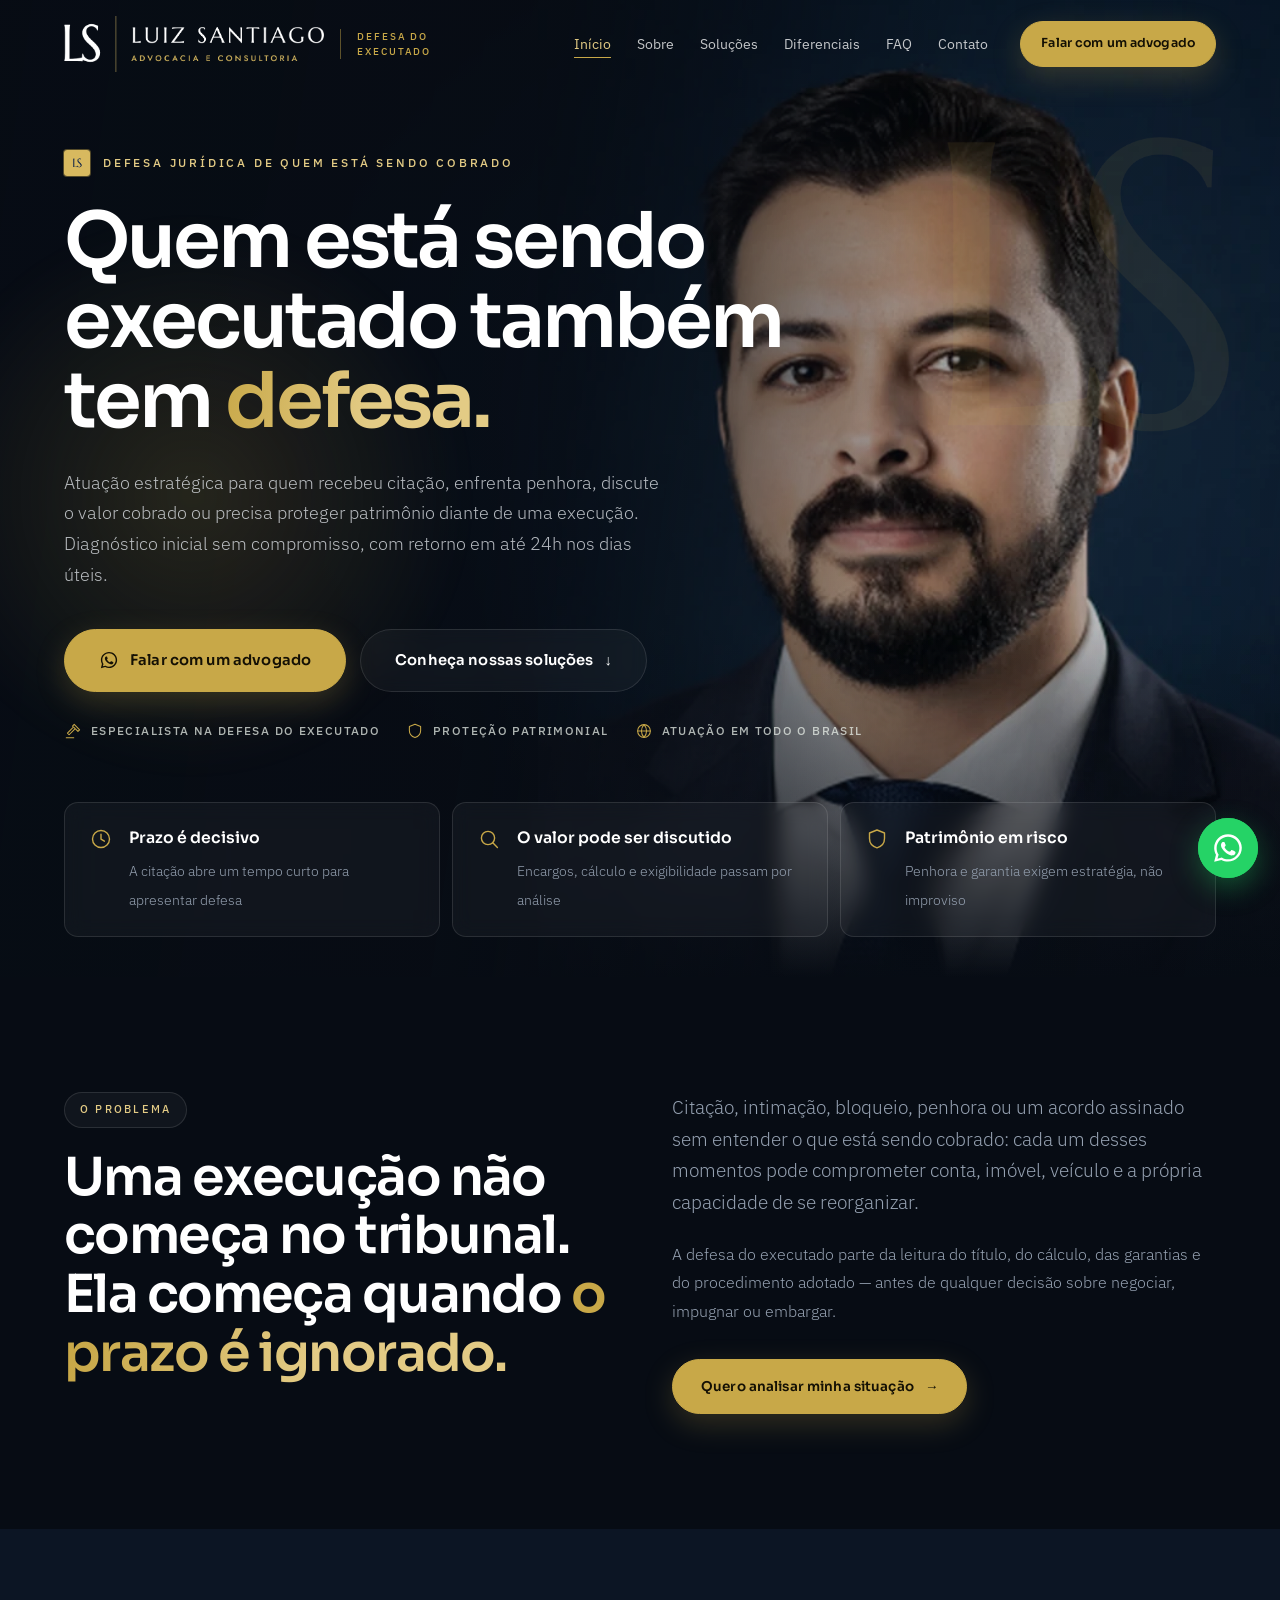
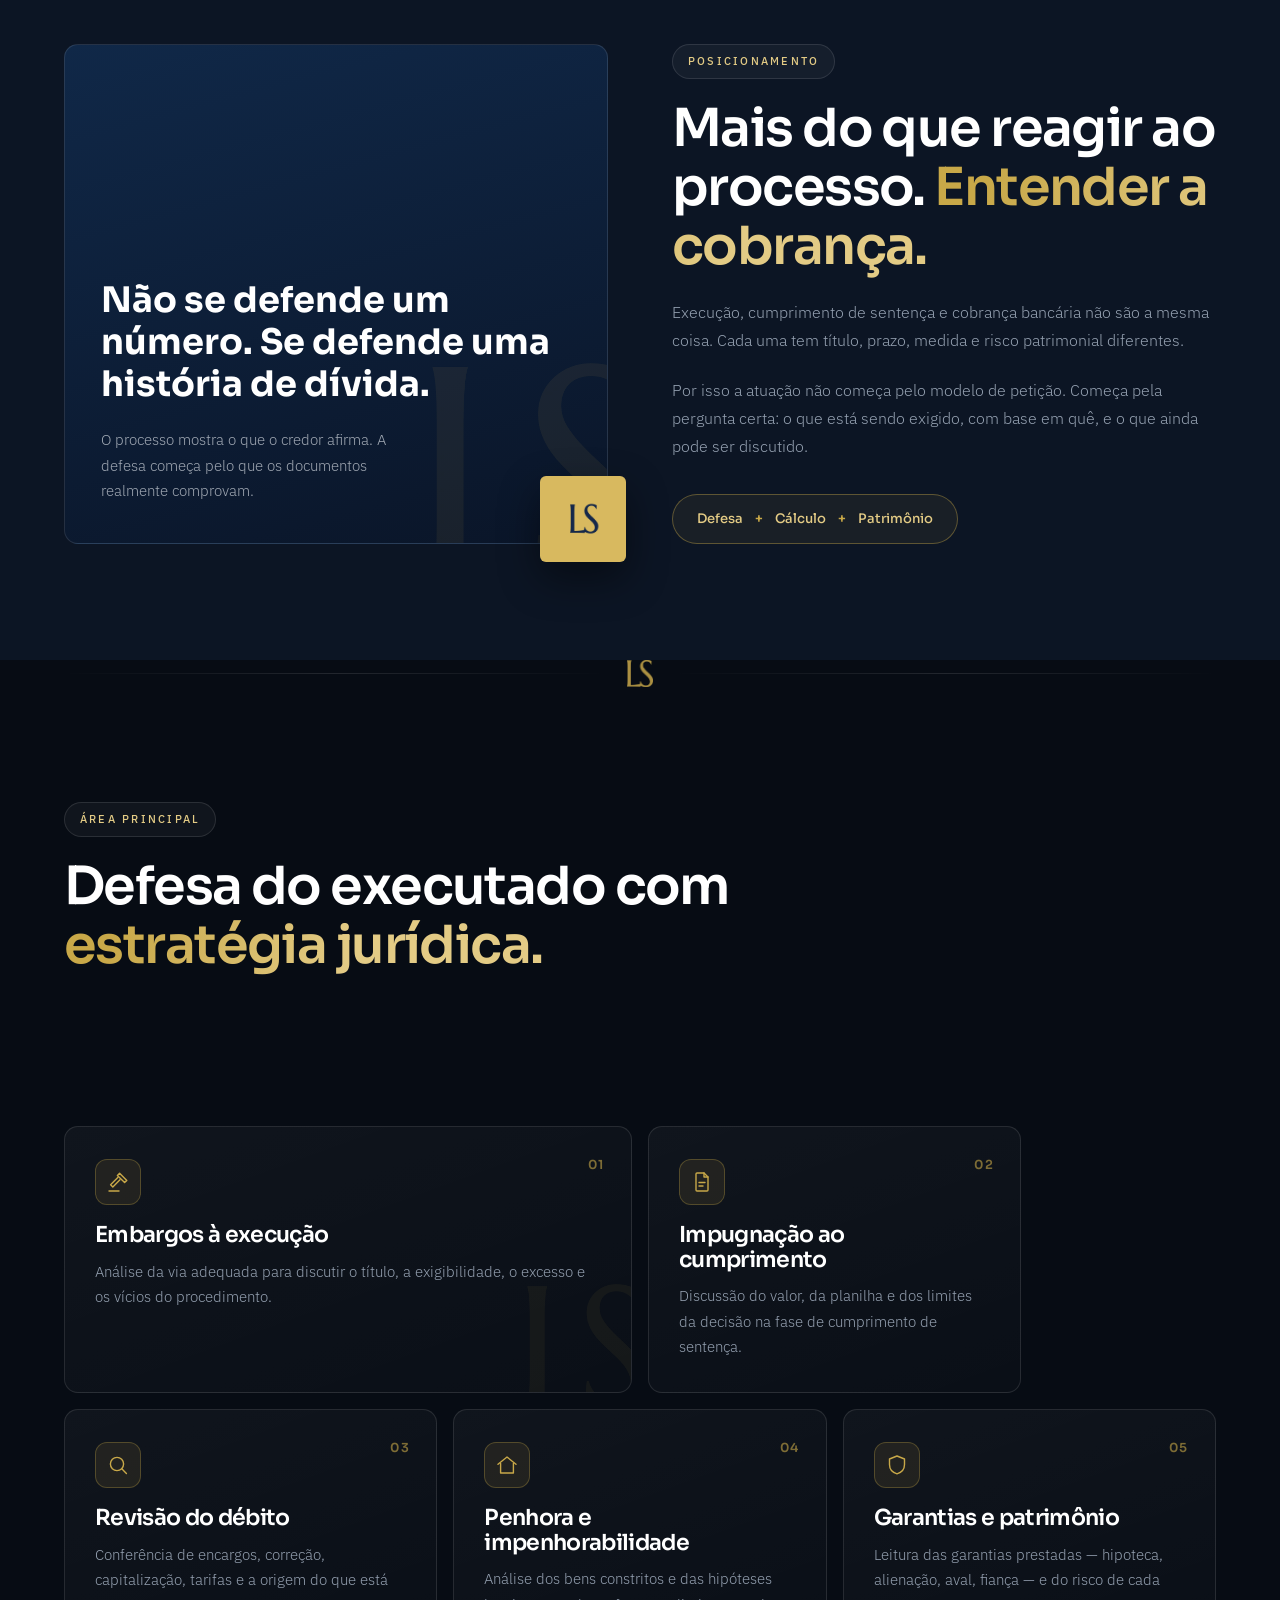
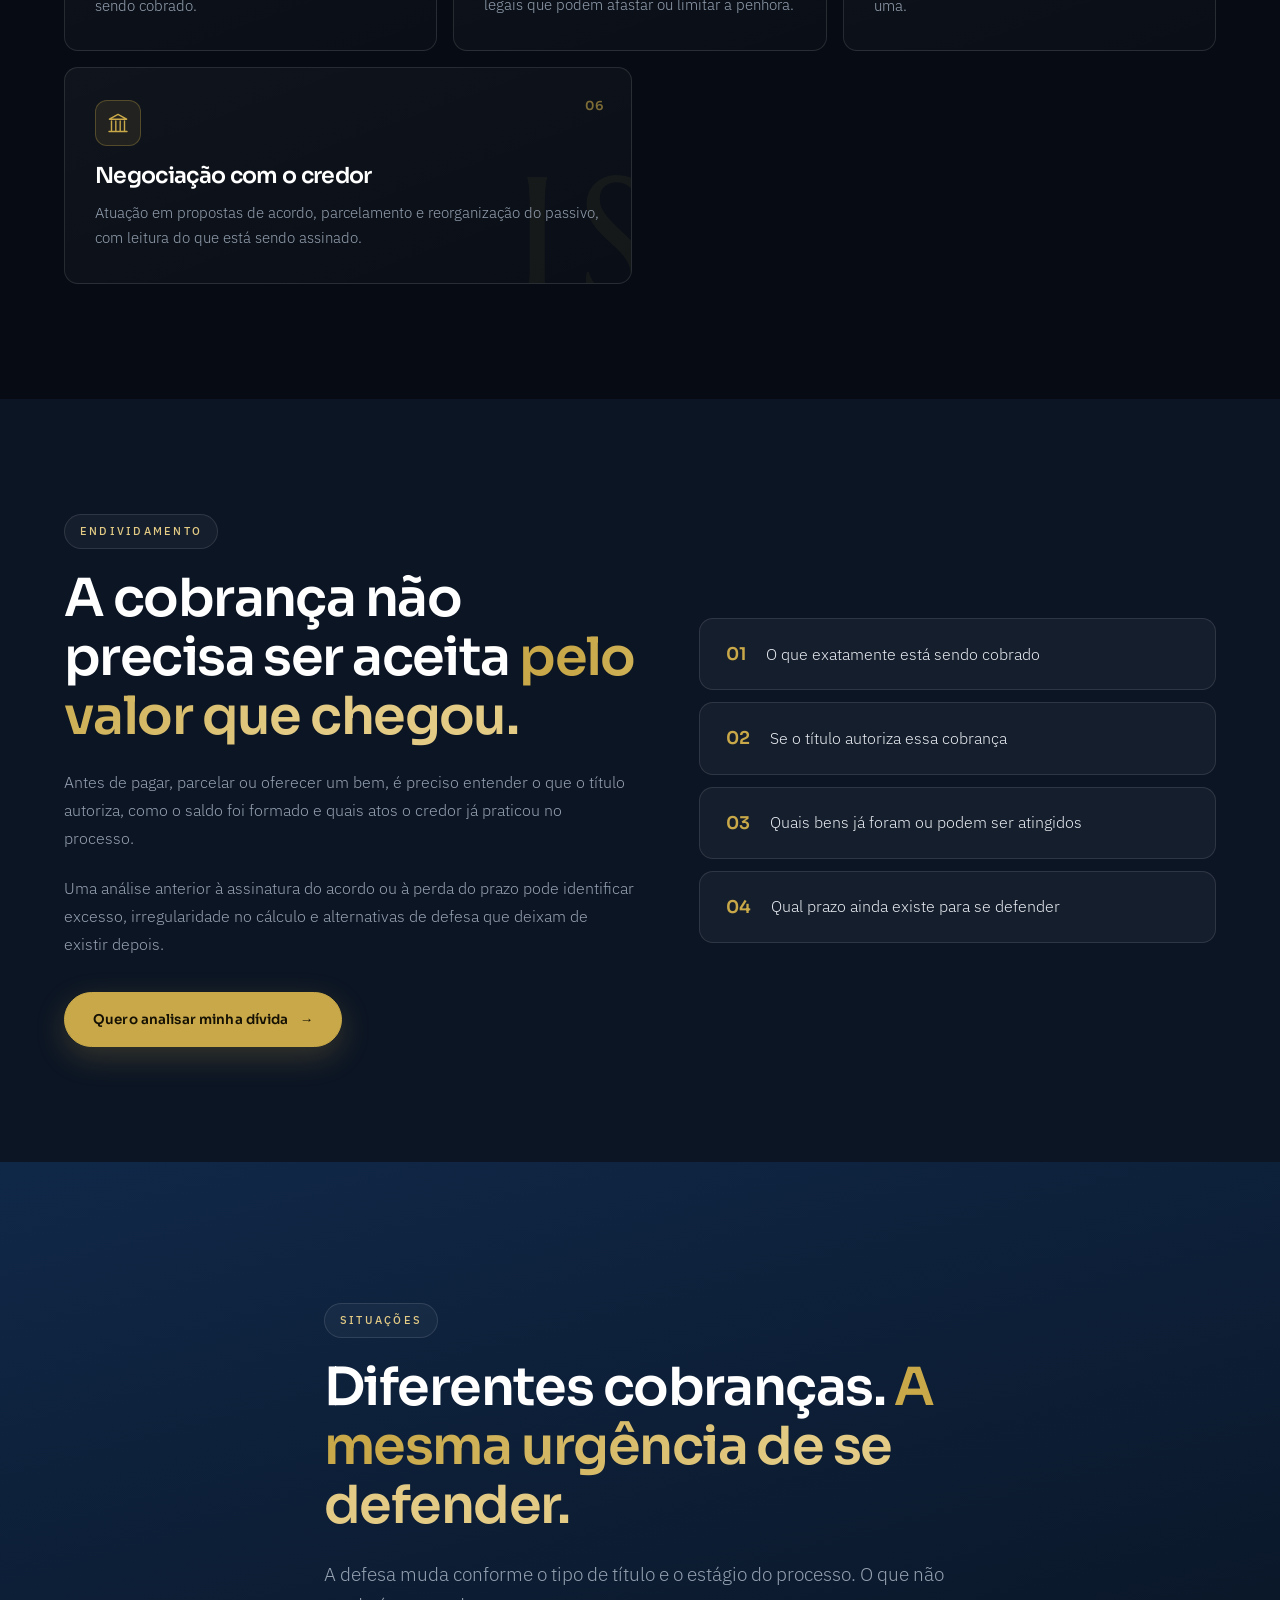
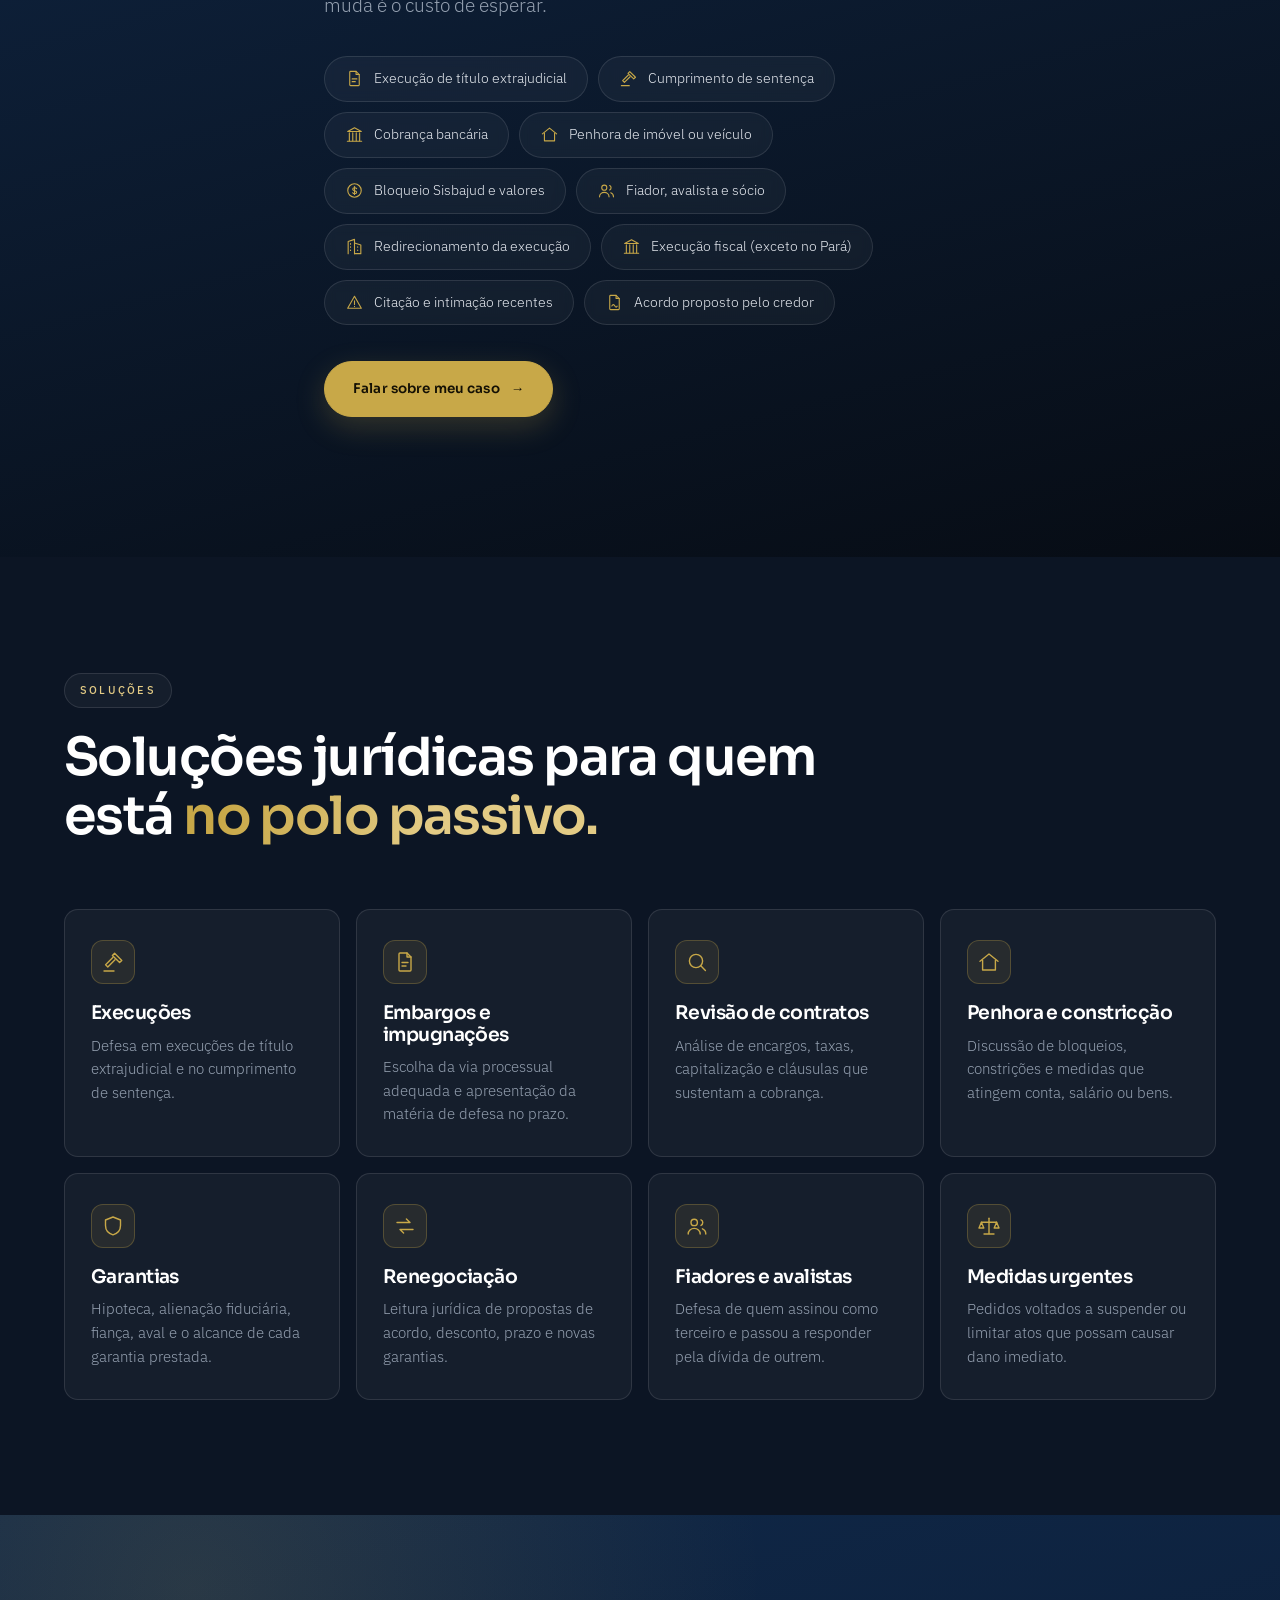
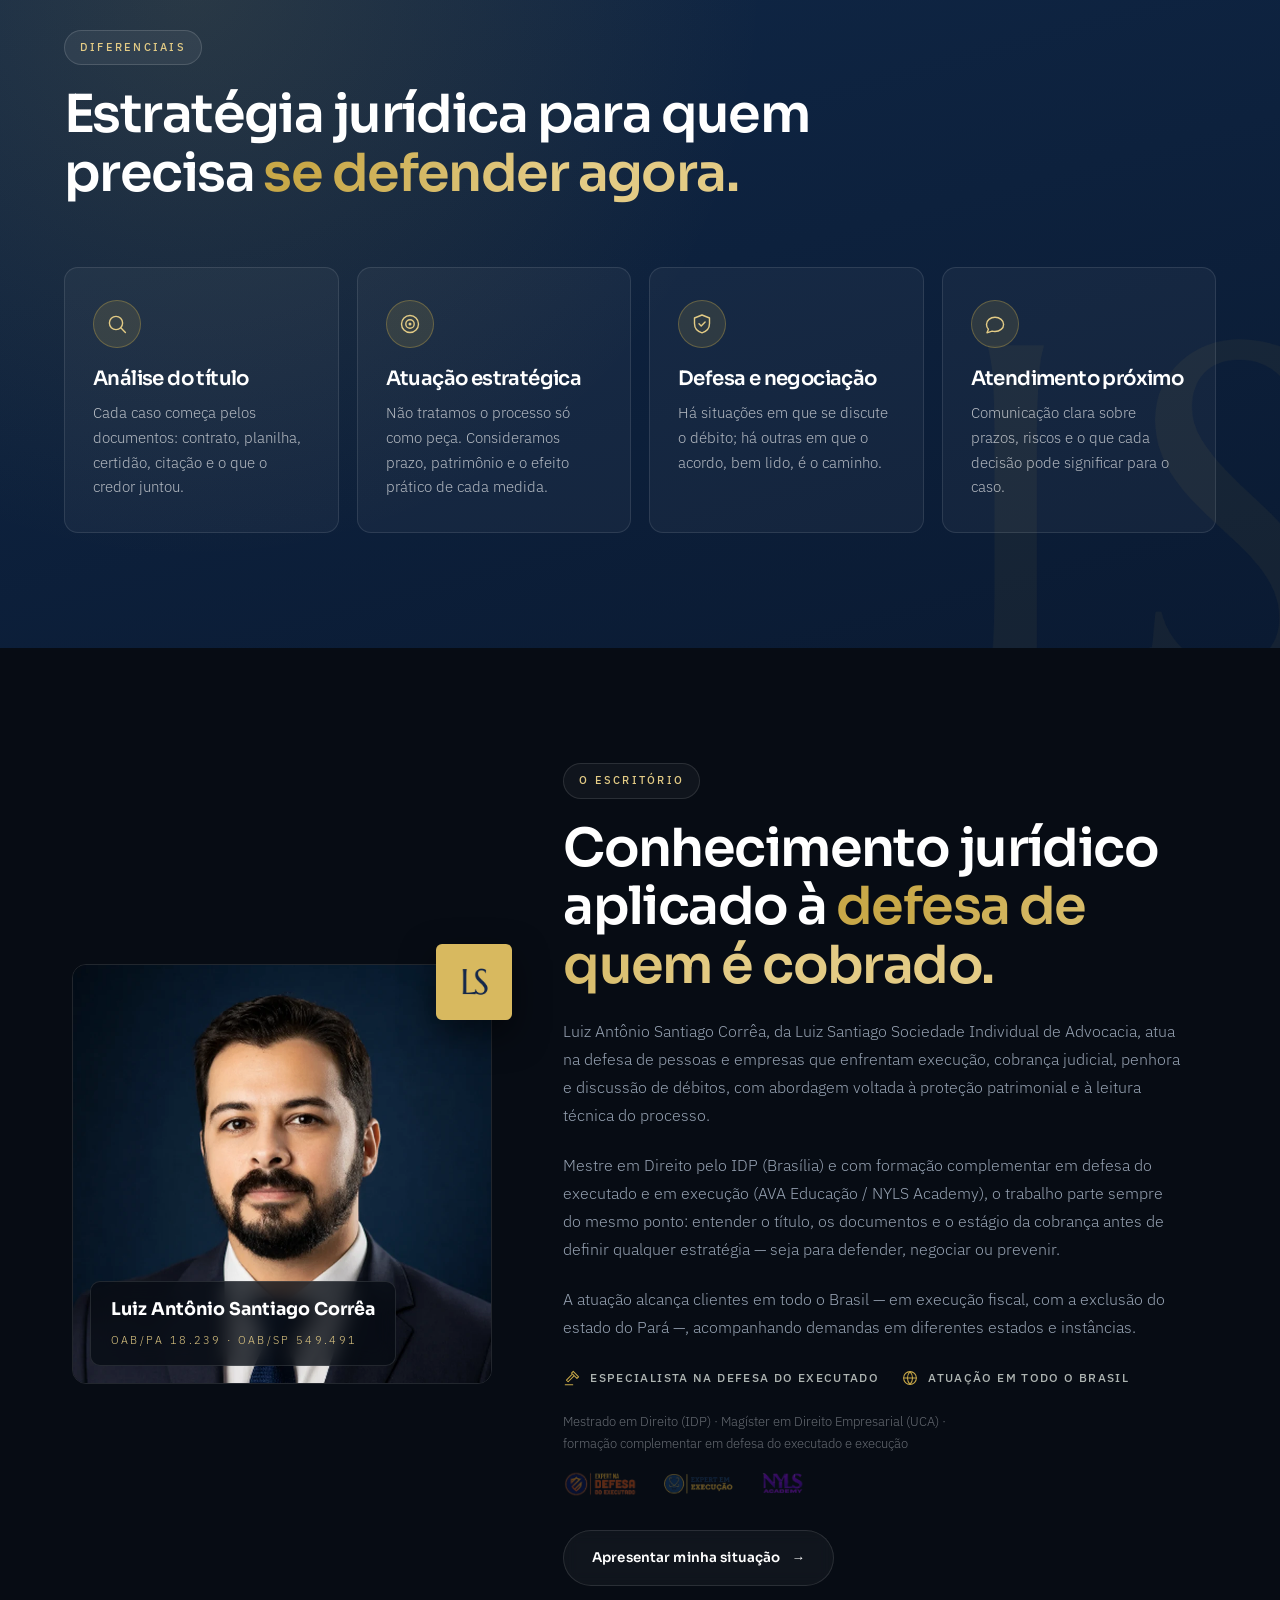
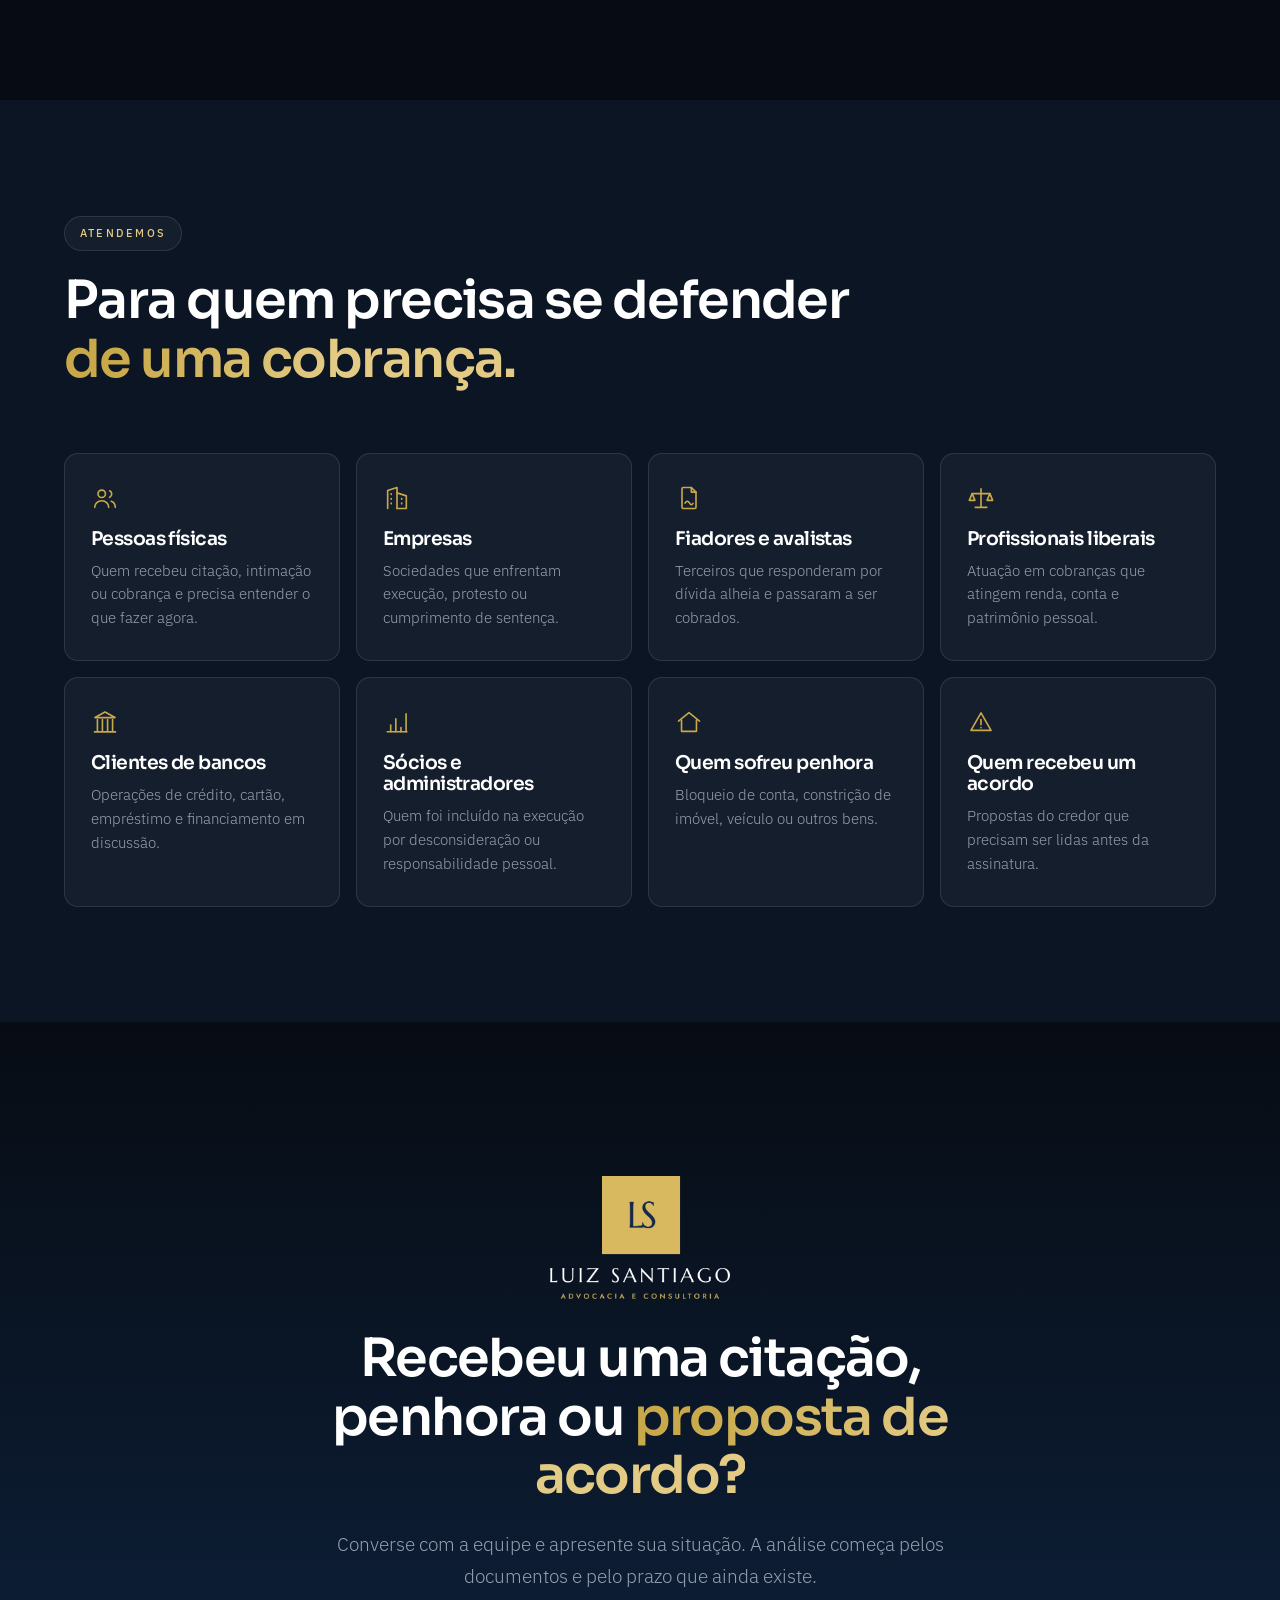
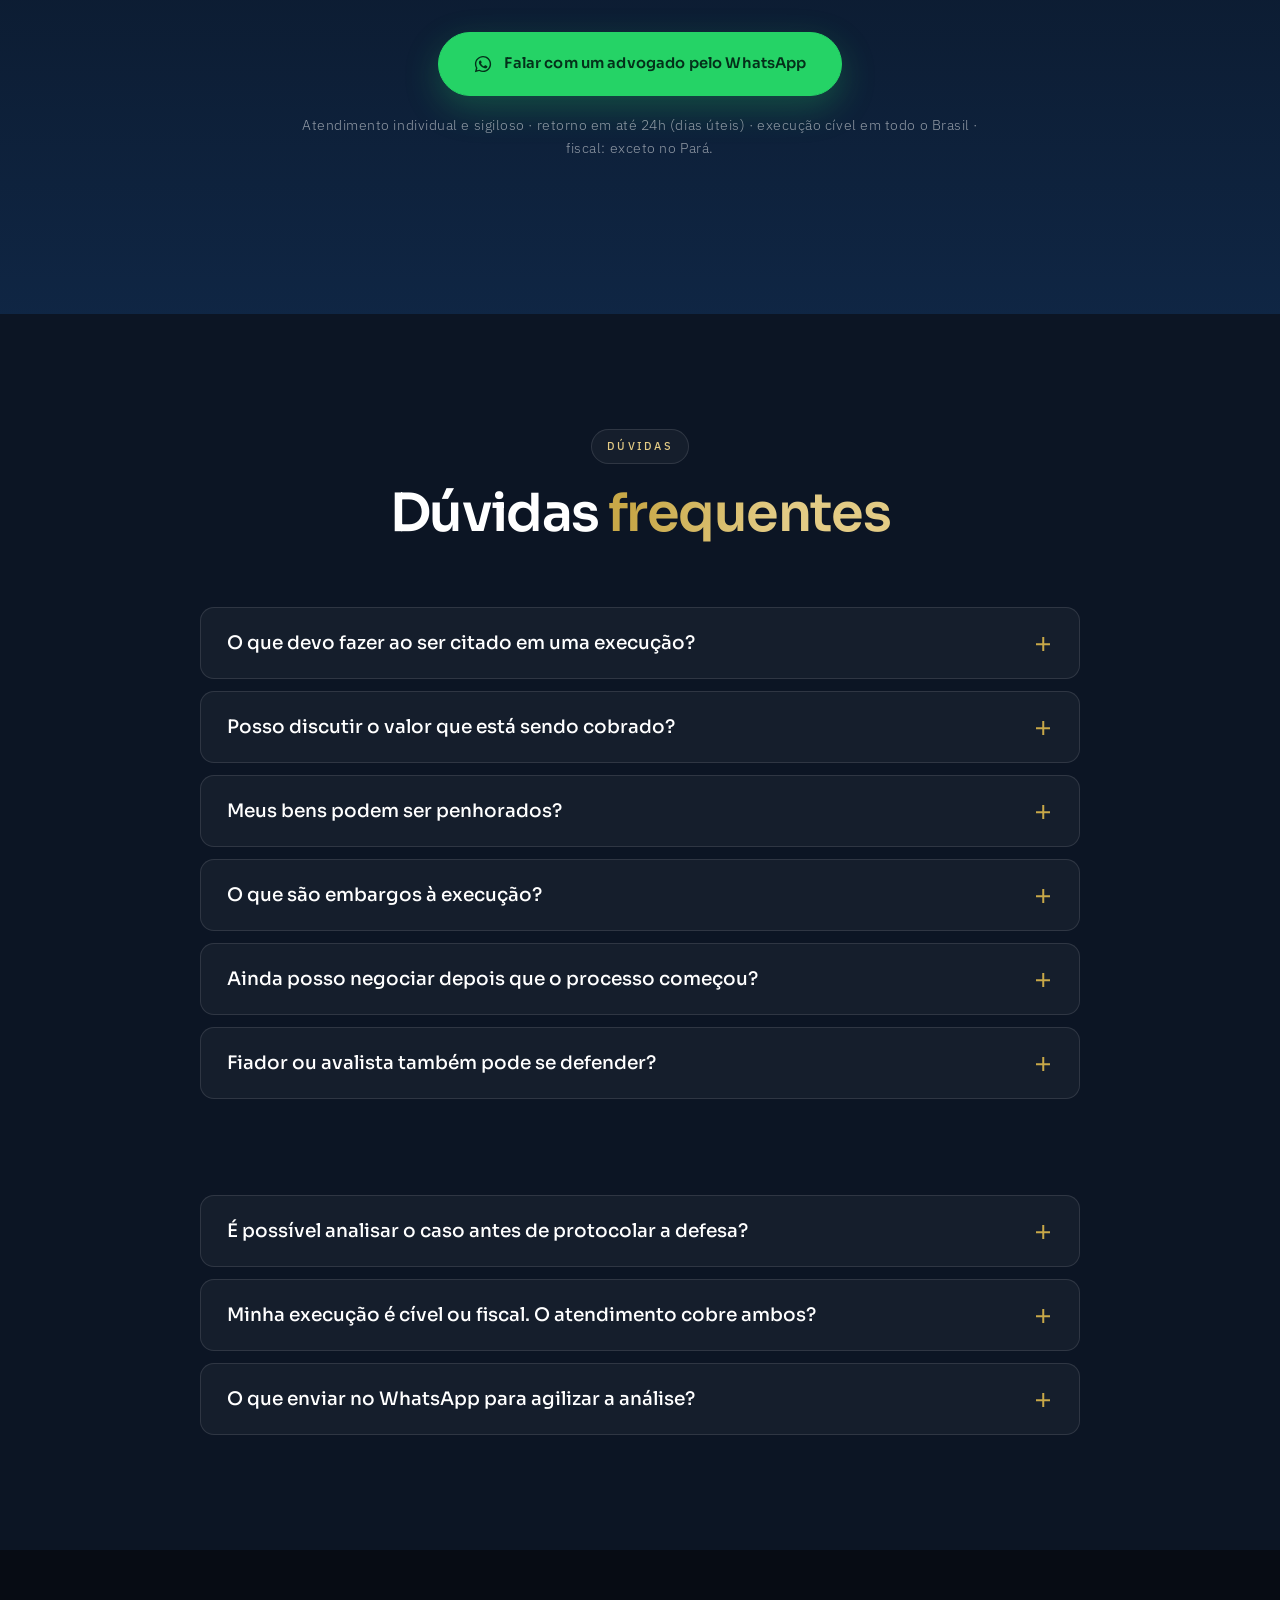
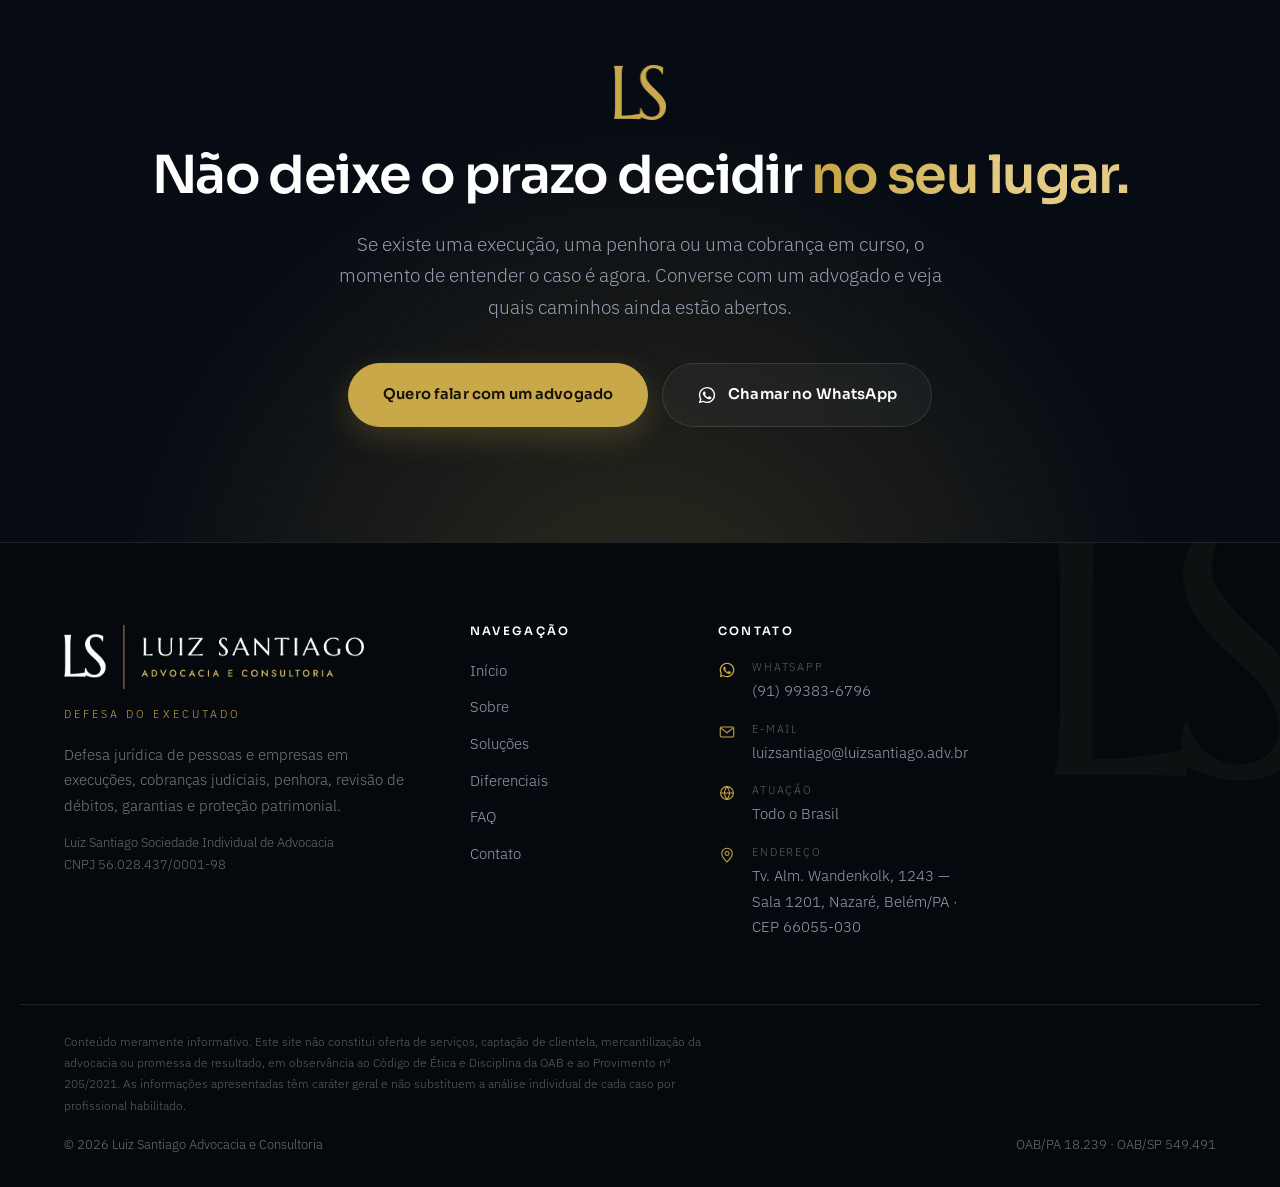
<file: defesa-executado-empresario.html>
<!DOCTYPE html>
<html lang="pt-BR">
<head>
<meta charset="UTF-8">
<meta name="viewport" content="width=device-width, initial-scale=1.0">
<meta name="robots" content="noindex">
<meta http-equiv="refresh" content="0; url=index.html">
<title>Redirecionando…</title>
<link rel="canonical" href="index.html">
<script>location.replace('index.html');</script>
</head>
<body>
<p>Esta página foi integrada na página inicial. <a href="index.html">Abrir a landing page</a>.</p>
</body>
</html>
</file>
<file: assets/css/styles.css>
/* =========================================================
   Luiz Santiago Advocacia — Defesa do Executado
   Tipografia: Sora (display) + IBM Plex Sans (texto)
   Base azul-marinho da marca (#102848) + ouro (#C8A848)
   ========================================================= */

:root{
  --bg:#070C14;
  --bg-2:#0C1524;
  --bg-3:#050810;
  --scrim:7,12,20;
  --surface:rgba(255,255,255,.04);
  --surface-2:rgba(255,255,255,.07);
  --stroke:rgba(255,255,255,.11);
  --stroke-2:rgba(200,168,72,.4);
  --green:#102848;          /* faixa de diferenciais — marinho da marca */
  --green-2:#0A1A32;
  --gold:#C8A848;
  --gold-soft:#E3CB85;
  --txt:#E8ECF2;
  --txt-2:#95A1B1;
  --whats:#25D366;

  --ff-display:"Sora", -apple-system, BlinkMacSystemFont, sans-serif;
  --ff-text:"IBM Plex Sans", -apple-system, BlinkMacSystemFont, sans-serif;

  --shell:1240px;
  --pad:clamp(20px,5vw,44px);
  --sec-y:clamp(76px,9vw,134px);
  --r:14px;
  --ease:cubic-bezier(.22,.61,.36,1);
}

*,*::before,*::after{box-sizing:border-box}
[hidden]{display:none !important}
html{scroll-behavior:smooth;scroll-padding-top:88px}
body{
  margin:0;background:var(--bg);color:var(--txt);
  font-family:var(--ff-text);font-size:17px;line-height:1.72;font-weight:300;
  -webkit-font-smoothing:antialiased;overflow-x:hidden;
}
img,picture,svg{display:block;max-width:100%}
img{height:auto}
a{color:inherit;text-decoration:none}
ul{margin:0;padding:0;list-style:none}
p{margin:0}
h1,h2,h3{margin:0;font-family:var(--ff-display);font-weight:600;line-height:1.12;letter-spacing:-.03em}
button{font:inherit;color:inherit;background:none;border:0;cursor:pointer}
::selection{background:var(--gold);color:#10131A}
.skip-link{position:absolute;left:-9999px;background:var(--gold);color:#10131A;padding:12px 20px;font-weight:600}
.skip-link:focus{left:16px;top:16px;z-index:999}
:focus-visible{outline:2px solid var(--gold);outline-offset:3px}

.container{width:100%;max-width:var(--shell);margin-inline:auto;padding-inline:var(--pad)}
.section{position:relative;padding-block:var(--sec-y)}
.center{text-align:center}
.head{max-width:860px;margin-bottom:clamp(40px,5vw,68px)}
.head.center{margin-inline:auto}

/* ---------- Ícones ---------- */
.sprite{position:absolute;width:0;height:0;overflow:hidden}
.ico{
  width:24px;height:24px;flex:none;
  fill:none;stroke:currentColor;stroke-width:1.4;stroke-linecap:round;stroke-linejoin:round;
}

/* ---------- Tipografia ---------- */
.tagline{
  display:inline-block;margin-bottom:20px;padding:7px 15px;border-radius:999px;
  background:var(--surface);border:1px solid var(--stroke);
  font-family:var(--ff-text);font-size:.7rem;font-weight:500;letter-spacing:.2em;text-transform:uppercase;
  color:var(--gold-soft);
}
.h2{font-size:clamp(2rem,4.1vw,3.4rem);color:#fff}
.h2 span{
  background:linear-gradient(100deg,var(--gold) 10%,var(--gold-soft) 60%);
  -webkit-background-clip:text;background-clip:text;color:transparent;
}
.lead{font-size:clamp(1.03rem,1.45vw,1.18rem);color:var(--txt-2);margin-top:24px;line-height:1.7}
.body{margin-top:22px;color:var(--txt-2);font-size:1.02rem;max-width:62ch}
.microcopy{margin-top:18px;font-size:.85rem;color:rgba(255,255,255,.55);letter-spacing:.04em}

/* separador com o monograma da marca */
.brandline{display:flex;align-items:center;gap:22px;max-width:var(--shell);margin:0 auto;padding-inline:var(--pad)}
.brandline span{flex:1;height:1px;background:linear-gradient(90deg,transparent,var(--stroke),transparent)}
.brandline img{width:26px;opacity:.85}

/* ---------- Botões ---------- */
.btn{
  --bg-b:var(--gold);--fg:#141004;--bd:var(--gold);
  display:inline-flex;align-items:center;justify-content:center;gap:11px;
  padding:15px 28px;border-radius:999px;background:var(--bg-b);color:var(--fg);border:1px solid var(--bd);
  font-family:var(--ff-display);font-size:.84rem;font-weight:600;letter-spacing:.01em;white-space:nowrap;
  transition:transform .3s var(--ease),background .3s var(--ease),box-shadow .3s var(--ease),border-color .3s var(--ease),color .3s var(--ease);
}
.btn .ico{width:20px;height:20px}
.btn:hover{transform:translateY(-2px)}
.btn--sm{padding:11px 20px;font-size:.78rem}
.btn--lg{padding:18px 34px;font-size:.92rem}
.btn--gold{box-shadow:0 10px 30px rgba(200,168,72,.22)}
.btn--gold:hover{--bg-b:var(--gold-soft);--bd:var(--gold-soft);box-shadow:0 16px 38px rgba(200,168,72,.3)}
.btn--glass{--bg-b:var(--surface);--fg:#fff;--bd:var(--stroke);backdrop-filter:blur(8px)}
.btn--glass:hover{--bg-b:var(--surface-2);--bd:var(--stroke-2)}
.btn--whats{--bg-b:var(--whats);--fg:#04301A;--bd:var(--whats);box-shadow:0 12px 34px rgba(37,211,102,.26)}
.btn--whats:hover{--bg-b:#31e576;--bd:#31e576}
.btn--whats .ico,.btn--gold .ico{stroke:none}

/* ---------- Header ---------- */
.header{position:fixed;inset:0 0 auto;z-index:100;transition:background .4s var(--ease),backdrop-filter .4s var(--ease),box-shadow .4s var(--ease)}
.header.is-stuck{background:rgba(var(--scrim),.86);backdrop-filter:blur(16px);box-shadow:0 1px 0 var(--stroke)}
.header__inner{
  max-width:var(--shell);margin-inline:auto;padding:16px var(--pad);
  display:flex;align-items:center;justify-content:space-between;gap:26px;transition:padding .4s var(--ease);
}
.header.is-stuck .header__inner{padding-block:10px}
.header__logo{display:flex;align-items:center;gap:16px}
.header__logo img{width:260px;transition:width .4s var(--ease)}
.header.is-stuck .header__logo img{width:228px}
.header__slogan{
  padding-left:16px;border-left:1px solid rgba(200,168,72,.45);
  font-size:.6rem;font-weight:500;letter-spacing:.2em;text-transform:uppercase;color:var(--gold);
  line-height:1.6;max-width:126px;
}
.nav{display:flex;align-items:center;gap:32px}
.nav__mark{display:none;width:150px;margin-bottom:8px}
.nav__list{display:flex;gap:26px}
.nav__list a{
  position:relative;font-size:.85rem;font-weight:400;color:rgba(255,255,255,.76);padding-block:5px;
  transition:color .25s var(--ease);
}
.nav__list a:hover{color:#fff}
.nav__list a.is-active{color:var(--gold-soft)}
.nav__list a::after{content:"";position:absolute;left:0;bottom:0;width:0;height:1px;background:var(--gold);transition:width .3s var(--ease)}
.nav__list a:hover::after,.nav__list a.is-active::after{width:100%}
.burger{display:none;width:44px;height:40px;z-index:110}
.burger span{display:block;height:1.5px;width:26px;margin:6px auto;background:#fff;transition:transform .35s var(--ease),opacity .25s var(--ease)}
.burger[aria-expanded="true"] span:nth-child(1){transform:translateY(7.5px) rotate(45deg)}
.burger[aria-expanded="true"] span:nth-child(2){opacity:0}
.burger[aria-expanded="true"] span:nth-child(3){transform:translateY(-7.5px) rotate(-45deg)}

/* ---------- 1. Hero ---------- */
.hero{position:relative;min-height:100svh;display:flex;flex-direction:column;justify-content:center;overflow:hidden;background:var(--bg)}
.hero--navy{background:radial-gradient(ellipse at 78% 40%,#163056 0%,var(--bg) 58%)}
.hero__media,.hero__media img{position:absolute;inset:0;width:100%;height:100%}
.hero__media img{object-fit:cover;object-position:center 18%;opacity:.95}
.hero--navy .hero__media{
  left:auto;right:0;width:min(58%,820px);inset:auto 0 0 auto;height:100%;
}
.hero--navy .hero__media img{object-position:center 8%;filter:saturate(.9)}
.hero--navy .hero__scrim{
  background:
    linear-gradient(98deg,rgba(var(--scrim),.98) 0%,rgba(var(--scrim),.88) 40%,rgba(var(--scrim),.28) 70%,rgba(var(--scrim),.08) 100%),
    linear-gradient(to top,var(--bg) 0%,transparent 36%);
}
.hero__scrim{
  position:absolute;inset:0;
  background:
    linear-gradient(98deg,rgba(var(--scrim),.95) 0%,rgba(var(--scrim),.86) 36%,rgba(var(--scrim),.5) 66%,rgba(var(--scrim),.4) 100%),
    linear-gradient(to top,var(--bg) 2%,transparent 40%);
}
.hero__glow{
  position:absolute;left:-10%;top:18%;width:640px;height:640px;border-radius:50%;
  background:radial-gradient(circle,rgba(200,168,72,.16),transparent 62%);filter:blur(10px);
}
.hero__watermark{
  position:absolute;right:4%;top:14%;width:clamp(180px,22vw,320px);opacity:.09;
  filter:drop-shadow(0 0 40px rgba(200,168,72,.3));pointer-events:none;
}
.hero__inner{position:relative;z-index:2;padding-block:150px 60px}
.eyebrow{
  display:inline-flex;align-items:center;gap:13px;font-size:.73rem;font-weight:500;letter-spacing:.24em;
  text-transform:uppercase;color:var(--gold-soft);margin-bottom:26px;
}
.eyebrow img{width:26px;height:26px;border-radius:3px;box-shadow:0 0 0 1px rgba(200,168,72,.4)}
.hero__title{font-size:clamp(2.6rem,6vw,5rem);color:#fff;letter-spacing:-.04em;line-height:1.04}
.hero__title span{
  background:linear-gradient(100deg,var(--gold) 0%,var(--gold-soft) 55%);
  -webkit-background-clip:text;background-clip:text;color:transparent;
}
.hero__sub{margin-top:26px;max-width:600px;font-size:clamp(1.02rem,1.4vw,1.16rem);color:rgba(232,236,242,.76)}
.hero__actions{display:flex;flex-wrap:wrap;gap:14px;margin-top:38px}
.selos{display:flex;flex-wrap:wrap;gap:12px 26px}
.selos li{
  display:flex;align-items:center;gap:9px;
  font-size:.78rem;font-weight:500;letter-spacing:.11em;text-transform:uppercase;
  color:rgba(233,240,234,.74);
}
.selos .ico{width:18px;height:18px;color:var(--gold)}
.hero__selos{margin-top:28px}
.sobre__selos{margin-top:26px;gap:12px 22px}
.hero__bar{
  position:relative;z-index:2;display:grid;grid-template-columns:repeat(3,1fr);
  max-width:var(--shell);margin:0 auto;width:100%;padding:0 var(--pad) 40px;gap:12px;
}
.hero__bar li{
  position:relative;padding:22px 26px 22px 64px;background:var(--surface);border:1px solid var(--stroke);
  backdrop-filter:blur(10px);border-radius:var(--r);
  transition:border-color .35s var(--ease),background .35s var(--ease);
}
.hero__bar li:hover{border-color:var(--stroke-2);background:var(--surface-2)}
.hero__bar .ico{position:absolute;left:24px;top:24px;color:var(--gold)}
.hero__bar strong{display:block;font-family:var(--ff-display);font-size:.98rem;font-weight:600;color:#fff;margin-bottom:4px}
.hero__bar span{font-size:.85rem;color:var(--txt-2);line-height:1.5}

/* ---------- 2. Dor ---------- */
.section--pain{background:var(--bg)}
.pain{display:grid;grid-template-columns:1fr 1fr;gap:clamp(30px,5vw,70px);align-items:start}
.pain .lead{margin-top:0}
.section--pain .btn{margin-top:34px}

/* ---------- 3. Posicionamento ---------- */
.section--posic{background:var(--bg-2)}
.posic{display:grid;grid-template-columns:1fr 1fr;gap:clamp(32px,5vw,72px);align-items:center}
.posic__fig{margin:0;position:relative;border-radius:var(--r);overflow:visible}
.posic__fig picture{display:block;border-radius:var(--r);overflow:hidden;border:1px solid var(--stroke)}
.posic__fig picture img{width:100%;height:clamp(320px,42vw,500px);object-fit:cover}
.posic__painel{
  min-height:clamp(320px,42vw,500px);padding:40px 36px;border-radius:var(--r);
  background:linear-gradient(165deg,#102848 0%,#0A1528 100%);
  border:1px solid var(--stroke);display:flex;flex-direction:column;justify-content:flex-end;gap:22px;
  position:relative;overflow:hidden;
}
.posic__painel::before{
  content:"";position:absolute;inset:auto -40px -40px auto;width:220px;height:220px;
  background:url("../marca/monograma-ouro.webp") center/contain no-repeat;opacity:.08;pointer-events:none;
}
.posic__painel strong{font-family:var(--ff-display);font-size:clamp(1.6rem,3vw,2.2rem);color:#fff;line-height:1.2;position:relative}
.posic__painel span{font-size:.92rem;color:rgba(232,236,242,.68);position:relative;max-width:36ch}
.posic__fig .posic__selo{
  position:absolute;right:-18px;bottom:-18px;width:86px;height:auto;border-radius:6px;
  box-shadow:0 16px 40px rgba(0,0,0,.45);
}
.chip{
  display:inline-flex;align-items:center;gap:12px;flex-wrap:wrap;margin-top:34px;padding:13px 24px;
  border-radius:999px;border:1px solid var(--stroke-2);background:rgba(200,168,72,.07);
  font-family:var(--ff-display);font-size:.82rem;font-weight:500;color:var(--gold-soft);
}
.chip b{color:var(--gold);font-weight:600}

/* ---------- 4. Crédito rural (bento) ---------- */
.section--credito{background:var(--bg)}
.bento{display:grid;grid-template-columns:repeat(6,1fr);gap:16px}
.glass{
  grid-column:span 2;position:relative;padding:32px 30px;border-radius:var(--r);
  background:linear-gradient(160deg,var(--surface),rgba(255,255,255,.015));
  border:1px solid var(--stroke);overflow:hidden;
  transition:transform .4s var(--ease),border-color .4s var(--ease),background .4s var(--ease);
}
.glass--wide{grid-column:span 3}
.glass::before{
  content:"";position:absolute;inset:0;opacity:0;pointer-events:none;
  background:radial-gradient(400px circle at 20% 0%,rgba(200,168,72,.13),transparent 60%);
  transition:opacity .45s var(--ease);
}
.glass:hover{transform:translateY(-5px);border-color:var(--stroke-2)}
.glass:hover::before{opacity:1}
.glass__mark{
  position:absolute;right:-14px;bottom:-16px;width:118px;opacity:.06;pointer-events:none;
  transition:opacity .45s var(--ease);
}
.glass:hover .glass__mark{opacity:.12}
.glass__ico{
  display:grid;place-items:center;width:46px;height:46px;margin-bottom:18px;border-radius:12px;
  background:rgba(200,168,72,.1);border:1px solid rgba(200,168,72,.3);color:var(--gold);
  transition:background .4s var(--ease),color .4s var(--ease);
}
.glass:hover .glass__ico{background:var(--gold);color:#141004}
.glass__n{
  position:absolute;right:26px;top:28px;font-family:var(--ff-display);font-size:.78rem;font-weight:600;
  letter-spacing:.12em;color:rgba(200,168,72,.6);
}
.glass h3{font-size:1.38rem;color:#fff;margin-bottom:11px;position:relative}
.glass p{font-size:.96rem;color:var(--txt-2);line-height:1.66;position:relative}

/* ---------- 5. Endividamento ---------- */
.section--divida{background:var(--bg-2)}
.divida{display:grid;grid-template-columns:1.05fr .95fr;gap:clamp(30px,5vw,70px);align-items:center}
.section--divida .btn{margin-top:34px}
.steps{display:grid;gap:12px}
.steps li{
  display:flex;align-items:center;gap:20px;padding:20px 26px;border-radius:var(--r);
  background:var(--surface);border:1px solid var(--stroke);
  transition:transform .35s var(--ease),border-color .35s var(--ease);
}
.steps li:hover{transform:translateX(6px);border-color:var(--stroke-2)}
.steps b{font-family:var(--ff-display);font-size:1.1rem;color:var(--gold);font-weight:600}
.steps span{font-size:.99rem;color:var(--txt)}

/* ---------- Faixas com foto ---------- */
.band{position:relative;overflow:hidden;background:var(--bg)}
.band__media,.band__media img{position:absolute;inset:0;width:100%;height:100%}
.band__media img{object-fit:cover}
.band__scrim{
  position:absolute;inset:0;
  background:linear-gradient(96deg,rgba(var(--scrim),.95) 0%,rgba(var(--scrim),.85) 42%,rgba(var(--scrim),.45) 80%,rgba(var(--scrim),.4) 100%);
}
.band__scrim--center{
  background:linear-gradient(to bottom,rgba(var(--scrim),.74),rgba(var(--scrim),.62)),
             radial-gradient(ellipse at center,rgba(var(--scrim),.08),rgba(var(--scrim),.72));
}
.band__inner{position:relative;z-index:2;max-width:720px}
.band__inner--center{max-width:800px;margin-inline:auto;text-align:center}
.band__logo{width:clamp(130px,16vw,180px);margin:0 auto 30px}
.section--pecuaria{position:relative;overflow:hidden;background:var(--bg);padding-block:clamp(96px,11vw,158px)}
.section--pecuaria .btn{margin-top:36px}
.band--cta{padding-block:clamp(100px,12vw,166px)}
.band--cta .btn{margin-top:40px}
.band--cta .lead{margin-inline:auto;max-width:56ch}
.tags{display:flex;flex-wrap:wrap;gap:10px;margin-top:34px}
.tags li{
  display:inline-flex;align-items:center;gap:10px;
  padding:10px 20px;border-radius:999px;background:var(--surface);border:1px solid var(--stroke);
  font-size:.87rem;color:var(--txt);backdrop-filter:blur(6px);
  transition:border-color .3s var(--ease),background .3s var(--ease),transform .3s var(--ease);
}
.tags .ico{width:19px;height:19px;color:var(--gold)}
.tags li:hover{border-color:var(--stroke-2);background:rgba(200,168,72,.12);transform:translateY(-2px)}

/* ---------- 7. Soluções / 10. Segmentos ---------- */
.section--solucoes{background:var(--bg-2)}
.section--segmentos{background:var(--bg-2)}
.grid4{display:grid;grid-template-columns:repeat(4,1fr);gap:16px}
.sol,.seg{
  padding:30px 26px;border-radius:var(--r);background:var(--surface);border:1px solid var(--stroke);
  transition:transform .4s var(--ease),border-color .4s var(--ease),background .4s var(--ease);
}
.sol:hover,.seg:hover{transform:translateY(-5px);border-color:var(--stroke-2);background:var(--surface-2)}
.sol h3,.seg h3{font-size:1.18rem;color:#fff;margin-bottom:10px}
.sol p,.seg p{font-size:.92rem;color:var(--txt-2);line-height:1.62}
.sol__ico{
  display:grid;place-items:center;width:44px;height:44px;margin-bottom:18px;border-radius:12px;
  background:rgba(200,168,72,.1);border:1px solid rgba(200,168,72,.28);color:var(--gold);
  transition:background .4s var(--ease),color .4s var(--ease);
}
.sol:hover .sol__ico{background:var(--gold);color:#141004}
.seg>.ico{width:28px;height:28px;margin-bottom:16px;color:var(--gold);transition:transform .4s var(--ease)}
.seg:hover>.ico{transform:scale(1.08)}

/* ---------- 8. Diferenciais (verde escuro) ---------- */
.section--green{background:linear-gradient(165deg,var(--green) 0%,var(--green-2) 100%);overflow:hidden}
.section--green::before{
  content:"";position:absolute;inset:0;pointer-events:none;
  background:radial-gradient(circle at 15% 10%,rgba(200,168,72,.14),transparent 45%);
}
.green__watermark{
  position:absolute;right:-40px;bottom:-40px;width:clamp(220px,26vw,380px);opacity:.06;pointer-events:none;
}
.section--green .container{position:relative}
.section--green .tagline{background:rgba(255,255,255,.06);border-color:rgba(255,255,255,.14)}
.dif__grid{display:grid;grid-template-columns:repeat(4,1fr);gap:18px}
.dif{padding:32px 28px;border-radius:var(--r);background:rgba(255,255,255,.04);border:1px solid rgba(255,255,255,.1)}
.dif b{
  display:grid;place-items:center;width:48px;height:48px;margin-bottom:20px;border-radius:50%;
  background:rgba(200,168,72,.14);border:1px solid rgba(200,168,72,.35);color:var(--gold-soft);
}
.dif h3{font-size:1.24rem;color:#fff;margin-bottom:11px}
.dif p{font-size:.94rem;color:rgba(255,255,255,.68);line-height:1.64}

/* ---------- 9. Sobre ---------- */
.section--sobre{background:var(--bg)}
.sobre{display:grid;grid-template-columns:.8fr 1.2fr;gap:clamp(32px,5vw,74px);align-items:center}
.sobre__fig{margin:0;position:relative;max-width:420px;justify-self:center}
.sobre__fig>img:first-child{width:100%;border-radius:var(--r);border:1px solid var(--stroke)}
.sobre__fig::before{
  content:"";position:absolute;inset:-16px;border-radius:calc(var(--r) + 10px);
  background:radial-gradient(circle at 50% 30%,rgba(200,168,72,.2),transparent 68%);z-index:-1;
}
.sobre__fig .sobre__selo{
  position:absolute;right:-20px;top:-20px;width:76px;height:auto;border-radius:6px;
  box-shadow:0 14px 34px rgba(0,0,0,.5);
}
.sobre__fig figcaption{
  position:absolute;left:18px;bottom:18px;padding:12px 20px;border-radius:10px;
  background:rgba(var(--scrim),.78);backdrop-filter:blur(10px);border:1px solid var(--stroke);
}
.sobre__fig figcaption strong{display:block;font-family:var(--ff-display);font-size:1.1rem;color:#fff}
.sobre__fig figcaption span{font-size:.66rem;letter-spacing:.22em;text-transform:uppercase;color:var(--gold-soft)}
.section--sobre .btn{margin-top:32px}
.sobre__cred{
  margin-top:22px;max-width:52ch;font-size:.82rem;line-height:1.65;
  color:rgba(232,236,242,.42);
}
.sobre__inst{
  display:flex;flex-wrap:wrap;align-items:center;gap:18px 22px;
  margin-top:16px;
}
.sobre__inst img{height:28px;width:auto;opacity:.42;filter:grayscale(.15)}

/* ---------- 13. FAQ ---------- */
.section--faq{background:var(--bg-2)}
.faq{max-width:880px;margin-inline:auto;display:grid;gap:12px}
.faq__item{
  border-radius:var(--r);background:var(--surface);border:1px solid var(--stroke);overflow:hidden;
  transition:border-color .35s var(--ease),background .35s var(--ease);
}
.faq__item:has(.faq__q[aria-expanded="true"]){border-color:var(--stroke-2);background:var(--surface-2)}
.faq__item h3{margin:0;font-family:var(--ff-text)}
.faq__q{
  width:100%;display:flex;align-items:flex-start;justify-content:space-between;gap:20px;
  padding:22px 26px;text-align:left;
  font-family:var(--ff-display);font-size:clamp(1rem,1.6vw,1.16rem);font-weight:500;color:#fff;line-height:1.4;
}
.faq__ico{position:relative;flex:none;width:20px;height:20px;margin-top:4px}
.faq__ico::before,.faq__ico::after{
  content:"";position:absolute;left:50%;top:50%;background:var(--gold);
  transform:translate(-50%,-50%);transition:transform .35s var(--ease),opacity .35s var(--ease);
}
.faq__ico::before{width:14px;height:1.5px}
.faq__ico::after{width:1.5px;height:14px}
.faq__q[aria-expanded="true"] .faq__ico::after{transform:translate(-50%,-50%) rotate(90deg);opacity:0}
.faq__a{overflow:hidden}
.faq__a p{padding:0 56px 24px 26px;color:var(--txt-2);font-size:.99rem;line-height:1.78}

/* ---------- 14. CTA final ---------- */
.section--final{background:var(--bg);position:relative;overflow:hidden}
.section--final::before{
  content:"";position:absolute;inset:0;
  background:radial-gradient(circle at 50% 118%,rgba(200,168,72,.2),transparent 56%);
}
.section--final .container{position:relative}
.final__mark{width:52px;margin:0 auto 26px;opacity:.9}
.section--final .lead{margin-inline:auto;max-width:58ch}
.final__actions{display:flex;flex-wrap:wrap;gap:14px;justify-content:center;margin-top:40px}

/* ---------- Footer ---------- */
.footer{
  position:relative;overflow:hidden;background:#05090E;color:var(--txt-2);
  padding-top:clamp(54px,7vw,82px);border-top:1px solid var(--stroke);
}
.footer__watermark{position:absolute;right:-30px;top:-30px;width:clamp(180px,20vw,280px);opacity:.05;pointer-events:none}
.footer .container{position:relative}
.footer__grid{display:grid;grid-template-columns:1.8fr 1fr 1.25fr 1fr;gap:clamp(28px,4vw,54px);padding-bottom:48px}
.footer__brand img{width:300px;margin-bottom:16px}
.footer__tag{font-size:.68rem;letter-spacing:.28em;text-transform:uppercase;color:var(--gold);margin-bottom:18px}
.footer__desc{font-size:.92rem;line-height:1.72;max-width:42ch;color:rgba(232,236,242,.5)}
.footer__col h3{font-family:var(--ff-display);font-size:.72rem;font-weight:600;letter-spacing:.2em;text-transform:uppercase;color:#fff;margin-bottom:20px}
.footer__col li{margin-bottom:11px;font-size:.93rem}
.footer__col a:hover{color:var(--gold-soft)}
.footer__contato li{display:grid;grid-template-columns:22px 1fr;gap:2px 12px;align-items:center;margin-bottom:16px}
.footer__contato .ico{width:18px;height:18px;grid-row:span 2;color:var(--gold);align-self:start;margin-top:3px}
.footer__contato span:not(:first-of-type),.footer__contato a{grid-column:2}
.footer__contato>li>span:first-of-type{font-size:.66rem;letter-spacing:.18em;text-transform:uppercase;color:rgba(255,255,255,.35)}
.footer__bottom{border-top:1px solid var(--stroke);padding-block:26px 32px}
.footer__aviso{font-size:.78rem;line-height:1.7;color:rgba(255,255,255,.34);max-width:92ch}
.footer__legal{margin-top:14px;font-size:.82rem;line-height:1.7;color:rgba(255,255,255,.4)}
.footer__copy{display:flex;flex-wrap:wrap;gap:8px 24px;justify-content:space-between;margin-top:18px;font-size:.79rem;color:rgba(255,255,255,.42)}

/* ---------- WhatsApp flutuante ---------- */
.whats{
  position:fixed;right:22px;bottom:22px;z-index:90;width:60px;height:60px;border-radius:50%;
  display:grid;place-items:center;background:var(--whats);color:#fff;
  box-shadow:0 10px 28px rgba(37,211,102,.34);transition:transform .3s var(--ease),box-shadow .3s var(--ease);
}
.whats svg{width:34px;height:34px}
.whats::before{content:"";position:absolute;inset:0;border-radius:50%;border:1.5px solid var(--whats);animation:pulse 3.4s var(--ease) infinite}
@keyframes pulse{0%{transform:scale(1);opacity:.5}70%{transform:scale(1.36);opacity:0}100%{transform:scale(1.36);opacity:0}}
.whats:hover{transform:scale(1.07);box-shadow:0 14px 36px rgba(37,211,102,.44)}
.whats__tip{
  position:absolute;right:calc(100% + 14px);top:50%;transform:translateY(-50%) translateX(8px);
  white-space:nowrap;background:var(--bg-2);border:1px solid var(--stroke);color:#fff;
  padding:9px 15px;border-radius:8px;font-size:.79rem;
  opacity:0;pointer-events:none;transition:opacity .28s var(--ease),transform .28s var(--ease);
}
.whats:hover .whats__tip,.whats:focus-visible .whats__tip{opacity:1;transform:translateY(-50%) translateX(0)}

/* ---------- Reveal ---------- */
.reveal{opacity:0;transform:translateY(24px);transition:opacity .8s var(--ease),transform .8s var(--ease)}
.hero .reveal{opacity:1;transform:none}
.reveal.is-in{opacity:1;transform:none}
.reveal:nth-child(2){transition-delay:.05s}
.reveal:nth-child(3){transition-delay:.1s}
.reveal:nth-child(4){transition-delay:.15s}
.reveal:nth-child(5){transition-delay:.2s}

/* =========================================================
   Responsivo
   ========================================================= */
@media (max-width:1180px){
  .header__slogan{display:none}
}

@media (max-width:1100px){
  .grid4,.dif__grid{grid-template-columns:repeat(2,1fr)}
  .bento{grid-template-columns:repeat(4,1fr)}
  .glass,.glass--wide{grid-column:span 2}
}

@media (max-width:1024px){
  html{scroll-padding-top:74px}
  .burger{display:block}
  .nav{
    position:fixed;inset:0;flex-direction:column;justify-content:center;gap:30px;
    background:linear-gradient(165deg,var(--bg-2),var(--bg-3));
    clip-path:circle(0% at calc(100% - 42px) 38px);transition:clip-path .55s var(--ease);pointer-events:none;
  }
  .nav.is-open{clip-path:circle(150% at calc(100% - 42px) 38px);pointer-events:auto}
  .nav__mark{display:block}
  .nav__list{flex-direction:column;align-items:center;gap:20px}
  .nav__list a{font-size:1.05rem}

  .pain,.posic,.divida,.sobre{grid-template-columns:1fr}
  .posic__fig{order:-1}
  .hero__bar{grid-template-columns:1fr;gap:10px}
  .hero__watermark{top:auto;bottom:30%;right:2%;opacity:.07}
  .hero--navy .hero__media{width:42%;opacity:.55}
  .sobre__fig{max-width:340px}
}

@media (max-width:760px){
  body{font-size:16px}
  .hero{min-height:auto}
  .hero__scrim,
  .hero--navy .hero__scrim{
    background:linear-gradient(to bottom,rgba(var(--scrim),.92) 0%,rgba(var(--scrim),.88) 50%,rgba(var(--scrim),.96) 100%);
  }
  .hero--navy .hero__media{display:none}
  .hero__inner{padding-block:132px 44px}
  .hero__actions .btn,.final__actions .btn{width:100%}
  .hero__bar{padding-bottom:52px}
  .grid4,.dif__grid,.bento{grid-template-columns:1fr}
  .glass,.glass--wide{grid-column:span 1}
  .faq__a p{padding-right:26px}
  .section--pain .btn,.section--divida .btn,.section--pecuaria .btn{width:100%}
  .footer__grid{grid-template-columns:1fr 1fr}
  .footer__brand{grid-column:1 / -1}
  .whats{right:16px;bottom:16px;width:56px;height:56px}
  .whats__tip{display:none}
  /* espaco para o botao flutuante nao cobrir o conteudo final */
  .footer__bottom{padding-bottom:84px}
}

@media (max-width:420px){.footer__grid{grid-template-columns:1fr}}

@media (prefers-reduced-motion:reduce){
  html{scroll-behavior:auto}
  *,*::before,*::after{animation-duration:.001ms!important;transition-duration:.001ms!important}
  .reveal{opacity:1;transform:none}
}
</file>
